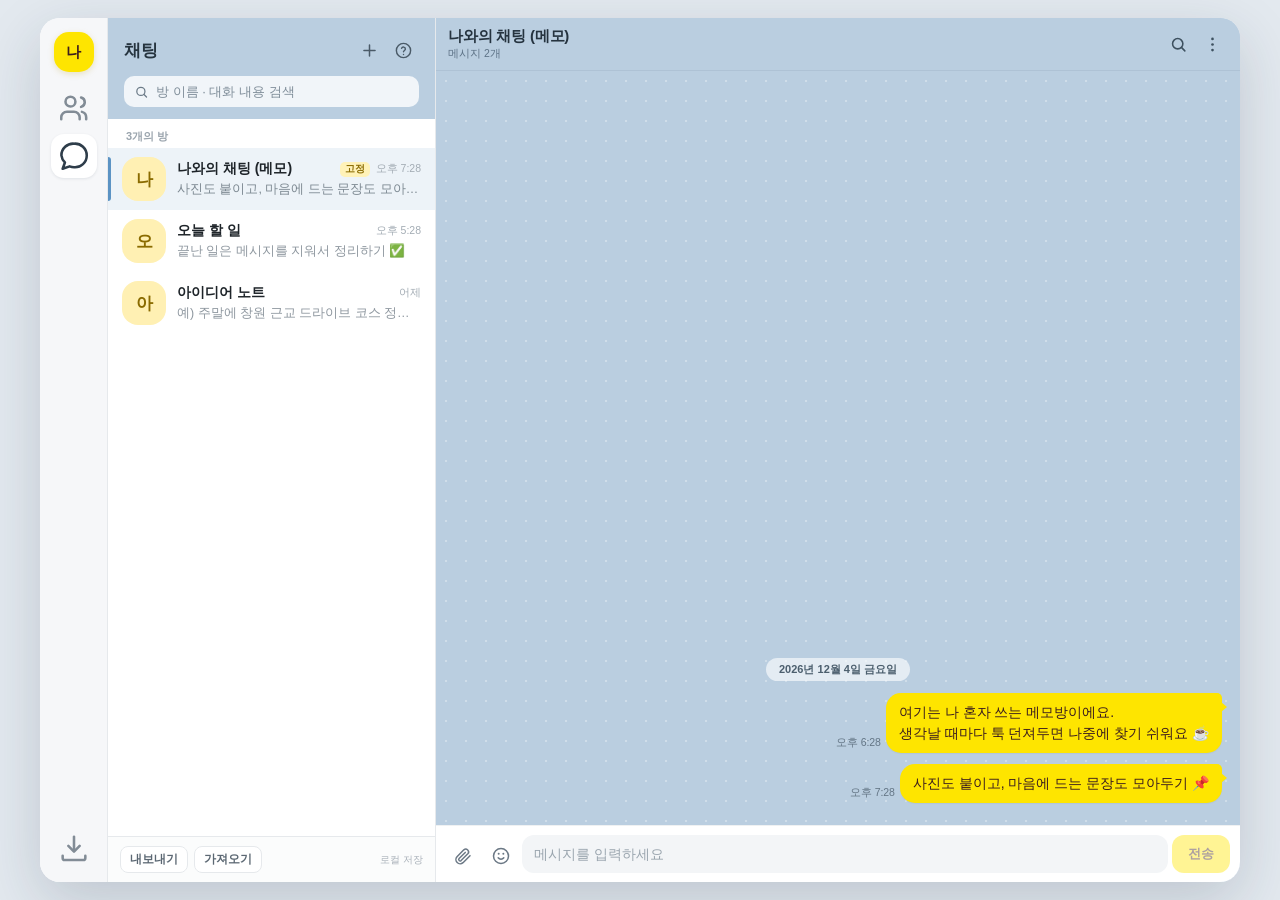
<file: mingtalk/index.html>
<!DOCTYPE html>
<html lang="ko">
<head>
<meta charset="utf-8">
<meta name="viewport" content="width=device-width, initial-scale=1, viewport-fit=cover">
<meta name="color-scheme" content="light">
<title>밍톡</title>
<meta name="apple-mobile-web-app-title" content="밍톡">
<meta name="apple-mobile-web-app-capable" content="yes">
<meta name="mobile-web-app-capable" content="yes">
<meta name="apple-mobile-web-app-status-bar-style" content="default">
<meta name="application-name" content="밍톡">
<meta name="description" content="밍톡 · 나 혼자 쓰는 메모 메신저">
<link rel="apple-touch-icon" sizes="180x180" href="apple-touch-icon.png">
<link rel="icon" type="image/png" href="apple-touch-icon.png">
<link rel="manifest" href="manifest.json">
<style>
  :root{
    --kakao:#FEE500;
    --sky:#BACEE0;
    --ink:#191919;
    --sub:#8A939B;
    --line:#E6E9EC;
    --danger:#E4574C;
    --bubble-ink:#3C1E1E;
  }
  *{box-sizing:border-box;-webkit-tap-highlight-color:transparent}
  html,body{height:100%}
  body{
    margin:0;
    font-family:-apple-system,BlinkMacSystemFont,'Apple SD Gothic Neo','Pretendard','Malgun Gothic','Segoe UI',Roboto,'Helvetica Neue',sans-serif;
    background:#E3E9EF;color:var(--ink);overflow:hidden;
    display:flex;align-items:center;justify-content:center;
  }
  [hidden]{display:none !important}
  button{font-family:inherit;color:inherit}
  input,textarea{font-family:inherit}
  .app{position:relative;display:flex;width:100%;max-width:1200px;height:100vh;height:100dvh;background:#fff;overflow:hidden}
  @media (min-width:1100px){
    .app{height:calc(100dvh - 36px);border-radius:20px;box-shadow:0 20px 60px rgba(25,45,65,.18)}
  }

  /* ---------- 좌측 레일 ---------- */
  .rail{
    flex:0 0 68px;width:68px;background:#F6F7F9;border-right:1px solid var(--line);
    display:flex;flex-direction:column;align-items:center;gap:4px;padding:14px 0 12px;z-index:3;
  }
  .rail-profile{
    width:40px;height:40px;border-radius:15px;border:0;background:var(--kakao);color:var(--bubble-ink);
    font-weight:800;font-size:15px;display:grid;place-items:center;cursor:pointer;margin-bottom:10px;
    box-shadow:0 2px 6px rgba(180,150,0,.22);
  }
  .rail-btn{
    width:46px;height:44px;border:0;background:transparent;border-radius:13px;color:#828C96;
    display:grid;place-items:center;cursor:pointer;transition:background .15s,color .15s;
  }
  .rail-btn:hover{background:#EBEEF1;color:#3B4A57}
  .rail-btn.active{background:#fff;color:#2E3D4A;box-shadow:0 1px 3px rgba(30,50,70,.10)}
  .rail-spacer{flex:1}

  /* ---------- 방 목록 ---------- */
  .list-panel{
    flex:0 0 328px;width:328px;display:flex;flex-direction:column;background:#fff;
    border-right:1px solid var(--line);min-width:0;z-index:2;
  }
  .list-head{padding:16px 16px 12px;background:var(--sky);flex:0 0 auto}
  .list-head-row{display:flex;align-items:center;justify-content:space-between;gap:8px;margin-bottom:10px}
  .list-head h1{margin:0;font-size:17px;font-weight:800;letter-spacing:-0.2px;color:#26343F}
  .head-actions{display:flex;gap:2px}
  .icon-btn{
    width:32px;height:32px;border:0;background:transparent;border-radius:9px;color:#4A5A67;
    display:grid;place-items:center;cursor:pointer;transition:background .15s,color .15s;
  }
  .icon-btn:hover{background:rgba(255,255,255,.55)}
  .icon-btn svg{width:19px;height:19px;display:block}
  .search-wrap{position:relative}
  .search-wrap svg{position:absolute;left:10px;top:50%;transform:translateY(-50%);width:15px;height:15px;color:#6C7B88;pointer-events:none}
  #roomSearch{
    width:100%;border:0;border-radius:10px;background:rgba(255,255,255,.80);
    padding:8px 10px 8px 32px;font-size:13px;color:#22313D;outline:none;
  }
  #roomSearch::placeholder{color:#7F8D99}
  #roomSearch:focus{background:#fff;box-shadow:0 0 0 2px rgba(255,255,255,.9)}
  .mobile-tabs{display:none;gap:6px;margin:0 0 10px}
  .mobile-tab{
    flex:1;border:0;background:rgba(255,255,255,.45);color:#3C4C59;font-size:12.5px;font-weight:700;
    padding:7px 0;border-radius:9px;cursor:pointer;
  }
  .mobile-tab.active{background:#fff;color:#22313D;box-shadow:0 1px 2px rgba(0,0,0,.08)}

  .list-body{flex:1;overflow-y:auto;overflow-x:hidden;overscroll-behavior:contain}
  .list-meta{padding:10px 18px 4px;font-size:11px;color:#9AA4AD;font-weight:700}
  .room{
    display:flex;align-items:center;gap:11px;padding:9px 14px;cursor:pointer;position:relative;
    border:0;background:transparent;width:100%;text-align:left;font-family:inherit;
  }
  .room:hover{background:#F6F8F9}
  .room.active{background:#EDF3F8}
  .room.active::before{content:'';position:absolute;left:0;top:9px;bottom:9px;width:3px;border-radius:0 3px 3px 0;background:#5B93C4}
  .avatar{
    flex:0 0 44px;width:44px;height:44px;border-radius:16px;display:grid;place-items:center;
    font-weight:800;font-size:17px;letter-spacing:-0.5px;
  }
  .room-main{flex:1;min-width:0}
  .room-top{display:flex;align-items:center;gap:6px}
  .room-name{
    font-size:14px;font-weight:700;color:#1E2429;overflow:hidden;text-overflow:ellipsis;
    white-space:nowrap;flex:1;min-width:0;
  }
  .pin-tag{font-size:9.5px;font-weight:800;color:#8A6B00;background:#FFF2B8;border-radius:5px;padding:1px 5px;flex:0 0 auto}
  .room-time{font-size:10.5px;color:#A3ACB4;flex:0 0 auto;margin-left:auto;white-space:nowrap}
  .room-preview{font-size:12.5px;color:#8E979F;margin-top:3px;overflow:hidden;text-overflow:ellipsis;white-space:nowrap}
  .room.active .room-preview{color:#7C8891}
  mark.hit{background:#FFD86B;color:inherit;border-radius:3px;padding:0 1px}
  mark.hit.active{background:#FF7A00;color:#fff}
  .list-empty{padding:44px 26px;text-align:center;color:#9AA4AD;font-size:13px;line-height:1.65;white-space:pre-line}
  .list-foot{
    padding:9px 12px;border-top:1px solid var(--line);display:flex;align-items:center;gap:6px;
    background:#FBFCFC;flex:0 0 auto;
  }
  .mini-btn{
    border:1px solid var(--line);background:#fff;color:#5C6873;font-size:11.5px;font-weight:700;
    padding:5px 9px;border-radius:8px;cursor:pointer;white-space:nowrap;
  }
  .mini-btn:hover{background:#F3F5F7}
  .foot-note{font-size:10px;color:#AAB2BA;margin-left:auto;text-align:right;line-height:1.35}

  /* ---------- 친구 탭 ---------- */
  .friends{padding:16px 16px 26px}
  .me-card{display:flex;align-items:center;gap:12px;padding:14px;border-radius:16px;background:#FAFBFC;border:1px solid var(--line)}
  .me-avatar{
    width:54px;height:54px;border-radius:19px;background:var(--kakao);color:var(--bubble-ink);
    font-weight:800;font-size:20px;display:grid;place-items:center;flex:0 0 auto;
  }
  .me-info{min-width:0}
  .me-info strong{display:block;font-size:15px;font-weight:800;color:#1F262C}
  .me-info span{font-size:12px;color:#93A0AB}
  .sec-title{font-size:11.5px;font-weight:800;color:#9AA4AD;margin:20px 2px 8px;letter-spacing:.02em}
  .quick-row{display:flex;gap:6px}
  #quickMemo{
    flex:1;min-width:0;border:1px solid var(--line);border-radius:10px;padding:9px 11px;
    font-size:13px;outline:none;background:#fff;color:#1B2228;
  }
  #quickMemo:focus{border-color:#BCD0E1;box-shadow:0 0 0 3px rgba(186,206,224,.30)}
  #quickSave{
    border:0;background:var(--kakao);color:var(--bubble-ink);font-weight:800;font-size:12.5px;
    padding:0 14px;border-radius:10px;cursor:pointer;flex:0 0 auto;
  }
  #quickSave:hover{filter:brightness(.97)}
  .shortcut{
    display:flex;align-items:center;gap:9px;width:100%;border:0;background:transparent;
    padding:9px 8px;border-radius:10px;cursor:pointer;text-align:left;font-family:inherit;
  }
  .shortcut:hover{background:#F5F7F9}
  .sc-dot{width:10px;height:10px;border-radius:4px;flex:0 0 10px}
  .sc-name{flex:1;min-width:0;font-size:13.5px;font-weight:600;color:#2A343C;overflow:hidden;text-overflow:ellipsis;white-space:nowrap}
  .sc-count{font-size:11px;color:#A6AFB7;flex:0 0 auto}
  .data-btns{display:flex;gap:8px;flex-wrap:wrap}
  .hint{font-size:11.5px;line-height:1.65;color:#98A2AB;margin:10px 2px 0}

  /* ---------- 채팅창 ---------- */
  .chat-panel{position:relative;flex:1;min-width:0;display:flex;flex-direction:column;background:var(--sky)}
  .chat-head{
    display:flex;align-items:center;gap:6px;padding:9px 12px;background:var(--sky);
    border-bottom:1px solid rgba(40,60,80,.08);z-index:5;flex:0 0 auto;
  }
  .back-btn{display:none}
  .chat-title{flex:1;min-width:0;padding-right:4px}
  .chat-title h2{
    margin:0;font-size:15px;font-weight:800;color:#25333F;letter-spacing:-0.2px;
    overflow:hidden;text-overflow:ellipsis;white-space:nowrap;
  }
  .chat-title span{display:block;font-size:10.5px;color:#5D7286;margin-top:1px}
  .chat-actions{display:flex;gap:2px;flex:0 0 auto}
  .chat-actions .icon-btn{color:#3E5160}

  .chat-search{
    display:flex;align-items:center;gap:6px;padding:8px 12px;background:rgba(255,255,255,.65);
    border-bottom:1px solid rgba(40,60,80,.08);z-index:4;flex:0 0 auto;
  }
  #chatSearchInput{flex:1;min-width:0;border:0;border-radius:9px;padding:7px 10px;font-size:13px;background:#fff;outline:none}
  #chatSearchCount{font-size:11px;color:#3F5364;min-width:54px;text-align:center;font-weight:700}
  .snav{border:0;background:rgba(255,255,255,.8);color:#3E5060;border-radius:8px;width:26px;height:26px;cursor:pointer;font-size:11px;flex:0 0 auto}
  .snav:hover{background:#fff}

  .messages{
    flex:1;overflow-y:auto;overflow-x:hidden;padding:12px 18px 20px;
    display:flex;flex-direction:column;overscroll-behavior:contain;
    background-color:var(--sky);
    background-image:radial-gradient(rgba(255,255,255,.30) 1px,transparent 1.2px);
    background-size:20px 20px;
  }
  .msg-spacer{flex:0 0 auto;margin-top:auto;height:0}
  .date-row{display:flex;justify-content:center;margin:14px 0 10px}
  .date-pill{
    background:rgba(255,255,255,.62);color:#4C5F6E;font-size:11px;font-weight:700;
    padding:4px 13px;border-radius:20px;
  }
  .msg-row{display:flex;justify-content:flex-end;align-items:flex-end;gap:5px;margin:2px 0;position:relative}
  .msg-row.gap{margin-top:9px}
  .msg-more{
    opacity:0;border:0;background:rgba(255,255,255,.60);color:#5A6C7B;border-radius:7px;
    width:22px;height:22px;font-size:13px;line-height:1;cursor:pointer;transition:opacity .12s;
    margin-bottom:3px;flex:0 0 auto;padding:0;
  }
  .msg-row:hover .msg-more{opacity:1}
  .msg-time{color:rgba(46,63,77,.62);font-size:10.5px;margin-bottom:3px;flex:0 0 auto;letter-spacing:-0.1px}
  .bubble{
    position:relative;max-width:min(68%,520px);background:var(--kakao);color:var(--bubble-ink);
    font-size:14px;line-height:1.5;padding:9px 13px;border-radius:15px;border-top-right-radius:5px;
    white-space:pre-wrap;word-break:break-word;overflow-wrap:anywhere;
    box-shadow:0 1px 1px rgba(40,60,80,.06);
  }
  .bubble::after{
    content:'';position:absolute;right:-5px;top:9px;width:0;height:0;
    border-left:6px solid var(--kakao);border-top:5px solid transparent;border-bottom:5px solid transparent;
  }
  .bubble-image{padding:3px;background:#fff;border-radius:15px;border-top-right-radius:15px}
  .bubble-image::after{display:none}
  .bubble-image img{display:block;max-width:260px;max-height:320px;width:auto;height:auto;border-radius:12px;cursor:zoom-in}
  .chat-hint{
    margin:auto;color:#4F6373;font-size:12.5px;font-weight:600;background:rgba(255,255,255,.58);
    padding:9px 16px;border-radius:18px;text-align:center;
  }

  .empty-chat{flex:1;display:grid;place-items:center;padding:24px}
  .empty-card{
    background:rgba(255,255,255,.88);border-radius:20px;padding:28px 28px 24px;text-align:center;
    box-shadow:0 12px 34px rgba(40,60,80,.14);max-width:330px;
  }
  .empty-emoji{font-size:34px;line-height:1;margin-bottom:8px}
  .empty-card h2{margin:0 0 6px;font-size:17px;font-weight:800;color:#24313C}
  .empty-card p{margin:0 0 16px;font-size:12.5px;line-height:1.7;color:#66757F}

  .composer{
    flex:0 0 auto;display:flex;align-items:flex-end;gap:4px;padding:9px 10px;background:#fff;
    border-top:1px solid rgba(40,60,80,.07);z-index:6;
  }
  .composer .icon-btn{color:#6B7885;width:34px;height:34px}
  .composer .icon-btn svg{width:20px;height:20px}
  #input{
    flex:1;min-width:0;border:0;background:#F3F5F7;border-radius:12px;padding:9px 12px;font-size:14px;
    line-height:1.45;resize:none;outline:none;max-height:120px;min-height:38px;color:#1B2228;
  }
  #input:focus{background:#EEF1F4}
  #input::placeholder{color:#9AA5AE}
  #btnSend{
    border:0;background:var(--kakao);color:var(--bubble-ink);font-weight:800;font-size:13px;
    padding:0 16px;height:38px;border-radius:12px;cursor:pointer;flex:0 0 auto;
  }
  #btnSend:hover:not(:disabled){filter:brightness(.97)}
  #btnSend:disabled{opacity:.42;cursor:default}

  .emoji-panel{
    position:absolute;bottom:62px;left:10px;width:302px;max-width:calc(100% - 20px);background:#fff;
    border-radius:14px;box-shadow:0 14px 40px rgba(20,40,60,.24);padding:10px;
    display:grid;grid-template-columns:repeat(8,1fr);gap:2px;z-index:30;
  }
  .emoji-panel button{border:0;background:transparent;font-size:19px;line-height:1;padding:6px 0;border-radius:8px;cursor:pointer}
  .emoji-panel button:hover{background:#F1F4F6}

  /* ---------- 공통 오버레이 ---------- */
  .ctx-menu{
    position:fixed;z-index:60;min-width:152px;background:#fff;border-radius:12px;
    box-shadow:0 12px 34px rgba(20,40,60,.24);padding:5px;display:flex;flex-direction:column;
  }
  .ctx-item{
    border:0;background:transparent;text-align:left;font-size:13px;color:#2A343C;
    padding:9px 11px;border-radius:8px;cursor:pointer;white-space:nowrap;font-family:inherit;
  }
  .ctx-item:hover{background:#F3F5F7}
  .ctx-item.danger{color:var(--danger)}
  .ctx-item.danger:hover{background:#FDEEEC}
  .ctx-sep{height:1px;background:var(--line);margin:4px 6px}

  .modal-backdrop{position:fixed;inset:0;background:rgba(20,32,44,.42);display:grid;place-items:center;z-index:80;padding:20px}
  .modal{
    width:100%;max-width:334px;background:#fff;border-radius:18px;padding:20px;
    box-shadow:0 24px 60px rgba(10,25,40,.30);
  }
  .modal h3{margin:0 0 6px;font-size:15px;font-weight:800;color:#1D242B}
  .modal-desc{margin:0 0 12px;font-size:12.5px;line-height:1.7;color:#66757F;white-space:pre-line}
  .modal-input{
    width:100%;border:1px solid var(--line);border-radius:10px;padding:10px 12px;font-size:14px;
    outline:none;margin:2px 0 4px;color:#1B2228;
  }
  .modal-input:focus{border-color:#B9CEDF;box-shadow:0 0 0 3px rgba(186,206,224,.35)}
  .modal-actions{display:flex;gap:8px;justify-content:flex-end;margin-top:16px}
  .btn{border:0;border-radius:10px;padding:9px 15px;font-size:13px;font-weight:700;cursor:pointer;font-family:inherit}
  .btn.ghost{background:#F2F4F6;color:#5B6874}
  .btn.ghost:hover{background:#E9ECEF}
  .btn.primary{background:var(--kakao);color:var(--bubble-ink)}
  .btn.primary:hover{filter:brightness(.97)}
  .btn.danger{background:var(--danger);color:#fff}
  .btn.danger:hover{filter:brightness(.95)}

  .lightbox{position:fixed;inset:0;background:rgba(10,18,26,.86);display:grid;place-items:center;z-index:90;padding:24px;cursor:zoom-out}
  .lightbox img{max-width:100%;max-height:100%;border-radius:10px;box-shadow:0 20px 60px rgba(0,0,0,.55);object-fit:contain}
  .lb-close{
    position:absolute;top:14px;right:16px;border:0;background:rgba(255,255,255,.16);color:#fff;
    width:36px;height:36px;border-radius:50%;font-size:15px;cursor:pointer;
  }

  #toast{
    position:fixed;left:50%;bottom:78px;transform:translate(-50%,14px);background:#2C343B;color:#fff;
    font-size:12.5px;font-weight:600;padding:10px 16px;border-radius:22px;
    box-shadow:0 10px 26px rgba(0,0,0,.25);opacity:0;pointer-events:none;
    transition:opacity .2s,transform .2s;z-index:100;display:flex;align-items:center;gap:10px;
    max-width:calc(100% - 32px);
  }
  #toast.show{opacity:1;transform:translate(-50%,0);pointer-events:auto}
  .toast-action{border:0;background:transparent;color:var(--kakao);font-size:12.5px;font-weight:800;cursor:pointer;padding:0}

  input[type=search]::-webkit-search-cancel-button,
  input[type=search]::-webkit-search-decoration,
  input[type=search]::-webkit-search-results-button{-webkit-appearance:none;appearance:none;display:none}

  .list-body::-webkit-scrollbar,.messages::-webkit-scrollbar{width:8px}
  .list-body::-webkit-scrollbar-thumb,.messages::-webkit-scrollbar-thumb{background:rgba(60,80,100,.18);border-radius:4px}
  .list-body::-webkit-scrollbar-thumb:hover,.messages::-webkit-scrollbar-thumb:hover{background:rgba(60,80,100,.30)}

  /* ---------- 모바일 ---------- */
  @media (max-width:768px){
    .app{height:100vh;height:100dvh;border-radius:0}
    .rail{display:none}
    .mobile-tabs{display:flex}
    .list-panel{flex:1 1 auto;width:100%;border-right:0}
    .chat-panel{
      position:fixed;left:0;right:0;top:0;bottom:0;width:100%;max-width:none;
      transform:translateX(100%);transition:transform .22s ease;z-index:40;
    }
    .app.chat-open .chat-panel{transform:translateX(0)}
    .back-btn{display:grid}
    .bubble{max-width:78%}
    .bubble-image img{max-width:min(64vw,240px)}
    .msg-more{display:none}
    .bubble,.msg-time{-webkit-touch-callout:none;user-select:none;-webkit-user-select:none}
    .list-head{padding-top:calc(14px + env(safe-area-inset-top))}
    .chat-head{padding-top:calc(10px + env(safe-area-inset-top))}
    .composer{padding-bottom:calc(9px + env(safe-area-inset-bottom))}
    .emoji-panel{bottom:calc(60px + env(safe-area-inset-bottom))}
    #toast{bottom:calc(74px + env(safe-area-inset-bottom))}
  }
</style>
</head>
<body>
<div class="app" id="app">

  <nav class="rail" aria-label="주요 메뉴">
    <button class="rail-profile" id="railProfile" title="내 프로필" aria-label="내 프로필">나</button>
    <button class="rail-btn" data-view="friends" title="친구" aria-label="친구">
      <svg viewBox="0 0 24 24" fill="none" stroke="currentColor" stroke-width="1.8" stroke-linecap="round" stroke-linejoin="round">
        <circle cx="9.5" cy="7.5" r="3.5"/><path d="M3 20v-1.4a4 4 0 0 1 4-4h5a4 4 0 0 1 4 4V20"/>
        <path d="M17 4.6a3.4 3.4 0 0 1 0 6.6"/><path d="M20.6 20v-1.4a4 4 0 0 0-3-3.86"/>
      </svg>
    </button>
    <button class="rail-btn active" data-view="rooms" title="채팅" aria-label="채팅">
      <svg viewBox="0 0 24 24" fill="none" stroke="currentColor" stroke-width="1.8" stroke-linecap="round" stroke-linejoin="round">
        <path d="M21 11.6a8.3 8.3 0 0 1-8.9 8.3 9.3 9.3 0 0 1-3.2-.6L4 21l1.6-4.4A8.2 8.2 0 0 1 3.1 11.6 8.3 8.3 0 0 1 12 3.3a8.3 8.3 0 0 1 9 8.3z"/>
      </svg>
    </button>
    <div class="rail-spacer"></div>
    <button class="rail-btn" id="railExport" title="JSON 백업 내보내기" aria-label="백업 내보내기">
      <svg viewBox="0 0 24 24" fill="none" stroke="currentColor" stroke-width="1.8" stroke-linecap="round" stroke-linejoin="round">
        <path d="M12 4v10"/><path d="m8 10.5 4 4 4-4"/><path d="M4 17.5V19a1.5 1.5 0 0 0 1.5 1.5h13A1.5 1.5 0 0 0 20 19v-1.5"/>
      </svg>
    </button>
  </nav>

  <section class="list-panel" aria-label="방 목록">
    <header class="list-head">
      <div class="list-head-row">
        <h1 id="listTitle">채팅</h1>
        <div class="head-actions">
          <button class="icon-btn" id="btnNewRoom" title="새 방 만들기" aria-label="새 방 만들기">
            <svg viewBox="0 0 24 24" fill="none" stroke="currentColor" stroke-width="1.9" stroke-linecap="round">
              <path d="M12 5v14"/><path d="M5 12h14"/>
            </svg>
          </button>
          <button class="icon-btn" id="btnHelp" title="사용법" aria-label="사용법">
            <svg viewBox="0 0 24 24" fill="none" stroke="currentColor" stroke-width="1.8" stroke-linecap="round" stroke-linejoin="round">
              <circle cx="12" cy="12" r="9"/><path d="M9.6 9.2a2.5 2.5 0 0 1 4.8.9c0 1.7-2.4 2-2.4 3.6"/><path d="M12 17h.01"/>
            </svg>
          </button>
        </div>
      </div>
      <div class="mobile-tabs">
        <button class="mobile-tab active" data-view="rooms">채팅</button>
        <button class="mobile-tab" data-view="friends">친구</button>
      </div>
      <div class="search-wrap">
        <svg viewBox="0 0 24 24" fill="none" stroke="currentColor" stroke-width="2" stroke-linecap="round">
          <circle cx="11" cy="11" r="6.5"/><path d="m16 16 4 4"/>
        </svg>
        <input id="roomSearch" type="search" placeholder="방 이름 · 대화 내용 검색" autocomplete="off">
      </div>
    </header>

    <div class="list-body">
      <div id="roomsView">
        <div class="list-meta" id="listCount"></div>
        <div id="roomList"></div>
      </div>

      <div id="friendsView" class="friends" hidden>
        <div class="me-card">
          <div class="me-avatar">나</div>
          <div class="me-info">
            <strong>나</strong>
            <span>혼자 쓰는 메신저 · 밍톡</span>
          </div>
        </div>

        <div class="sec-title">빠른 메모</div>
        <div class="quick-row">
          <input id="quickMemo" type="text" placeholder="한 줄 메모를 남겨 보세요" autocomplete="off">
          <button id="quickSave">저장</button>
        </div>
        <p class="hint">저장하면 「나와의 채팅 (메모)」 방에 바로 쌓여요.</p>

        <div class="sec-title">바로가기</div>
        <div id="shortcutList"></div>

        <div class="sec-title">데이터</div>
        <div class="data-btns">
          <button class="mini-btn" id="btnExport2">JSON 내보내기</button>
          <button class="mini-btn" id="btnImport2">JSON 가져오기</button>
        </div>
        <p class="hint">모든 대화와 사진은 이 브라우저(localStorage)에만 저장돼요. 브라우저 기록을 지우면 함께 사라지니 가끔 내보내 두세요.</p>
      </div>
    </div>

    <footer class="list-foot">
      <button class="mini-btn" id="btnExport">내보내기</button>
      <button class="mini-btn" id="btnImport">가져오기</button>
      <span class="foot-note">로컬 저장</span>
    </footer>
  </section>

  <section class="chat-panel" aria-label="채팅방">
    <header class="chat-head">
      <button class="icon-btn back-btn" id="btnBack" title="목록으로" aria-label="목록으로">
        <svg viewBox="0 0 24 24" fill="none" stroke="currentColor" stroke-width="2" stroke-linecap="round" stroke-linejoin="round">
          <path d="m14.5 5.5-6.5 6.5 6.5 6.5"/>
        </svg>
      </button>
      <div class="chat-title">
        <h2 id="chatTitle">밍톡</h2>
        <span id="chatSub">방을 골라 주세요</span>
      </div>
      <div class="chat-actions">
        <button class="icon-btn" id="btnChatSearch" title="대화 내용 검색" aria-label="대화 내용 검색">
          <svg viewBox="0 0 24 24" fill="none" stroke="currentColor" stroke-width="2" stroke-linecap="round">
            <circle cx="11" cy="11" r="6.5"/><path d="m16 16 4 4"/>
          </svg>
        </button>
        <button class="icon-btn" id="btnChatMenu" title="방 메뉴" aria-label="방 메뉴">
          <svg viewBox="0 0 24 24" fill="currentColor">
            <circle cx="12" cy="5" r="1.7"/><circle cx="12" cy="12" r="1.7"/><circle cx="12" cy="19" r="1.7"/>
          </svg>
        </button>
      </div>
    </header>

    <div class="chat-search" id="chatSearchBar" hidden>
      <input id="chatSearchInput" type="search" placeholder="대화 내용 검색" autocomplete="off">
      <span id="chatSearchCount"></span>
      <button class="snav" id="searchPrev" title="이전 결과">▲</button>
      <button class="snav" id="searchNext" title="다음 결과">▼</button>
      <button class="snav" id="searchClose" title="검색 닫기">✕</button>
    </div>

    <div class="messages" id="messages"></div>

    <div class="empty-chat" id="emptyChat" hidden>
      <div class="empty-card">
        <div class="empty-emoji">💬</div>
        <h2>밍톡</h2>
        <p>왼쪽 목록에서 방을 고르거나<br>새 방을 만들어 시작해 보세요.</p>
        <button class="btn primary" id="btnEmptyNew">＋ 새 방 만들기</button>
      </div>
    </div>

    <div class="composer" id="composer">
      <button class="icon-btn" id="btnAttach" title="사진 첨부" aria-label="사진 첨부">
        <svg viewBox="0 0 24 24" fill="none" stroke="currentColor" stroke-width="1.8" stroke-linecap="round" stroke-linejoin="round">
          <path d="M20.4 11.6 12 20a5.1 5.1 0 0 1-7.2-7.2l8.2-8.2a3.4 3.4 0 0 1 4.8 4.8l-8.1 8.1a1.7 1.7 0 0 1-2.4-2.4l7.4-7.4"/>
        </svg>
      </button>
      <button class="icon-btn" id="btnEmoji" title="이모지" aria-label="이모지">
        <svg viewBox="0 0 24 24" fill="none" stroke="currentColor" stroke-width="1.8" stroke-linecap="round">
          <circle cx="12" cy="12" r="9"/>
          <path d="M8.6 14.2a4.4 4.4 0 0 0 6.8 0"/>
          <path d="M9.2 9.4h.01M14.8 9.4h.01" stroke-width="2.4"/>
        </svg>
      </button>
      <textarea id="input" rows="1" placeholder="메시지를 입력하세요" autocomplete="off"></textarea>
      <button id="btnSend" disabled>전송</button>
    </div>

    <div class="emoji-panel" id="emojiPanel" hidden></div>
  </section>
</div>

<div class="lightbox" id="lightbox" hidden>
  <button class="lb-close" aria-label="닫기">✕</button>
  <img id="lightboxImg" alt="첨부한 사진">
</div>

<div id="toast" role="status" aria-live="polite"></div>

<input type="file" id="fileInput" accept="image/*" multiple hidden>
<input type="file" id="importInput" accept="application/json,.json" hidden>

<noscript>
  <p style="padding:24px;font-family:sans-serif">이 앱은 자바스크립트가 필요합니다.</p>
</noscript>

<script>
(function () {
  'use strict';

  var STORAGE_KEY = 'kokoTalk.data.v1';
  var MAX_NAME = 40;
  var WEEKDAYS = ['일', '월', '화', '수', '목', '금', '토'];
  var EMOJIS = ['😀','😄','😊','😍','🥰','😎','🤔','😅','😂','😭','😴','🥳','😇','🙃','😉','🤗','👍','👏','🙏','💪','🔥','✨','⭐️','💛','❤️','🎉','☕️','🍜','🍺','🌙','☀️','🌱','🐣','📌','✅','💡','📝','🎧','🚀','🌊'];
  var COLORS = [
    ['#FFF0B3', '#8A6B00'], ['#D8E8F7', '#3F6B94'], ['#DDF0E4', '#3C7557'], ['#FCE1E6', '#9A4C5C'],
    ['#E8E2F8', '#5F52A0'], ['#FDE6D2', '#94603A'], ['#D9F0F2', '#356C74'], ['#F1E6D8', '#7A6248']
  ];

  function $(id) { return document.getElementById(id); }

  function uid(prefix) {
    return prefix + Date.now().toString(36) + Math.random().toString(36).slice(2, 7);
  }
  function pad2(n) { return n < 10 ? '0' + n : '' + n; }
  function dateKey(ts) {
    var d = new Date(ts);
    return d.getFullYear() + '-' + pad2(d.getMonth() + 1) + '-' + pad2(d.getDate());
  }
  function dateLabel(ts) {
    var d = new Date(ts);
    return d.getFullYear() + '년 ' + (d.getMonth() + 1) + '월 ' + d.getDate() + '일 ' + WEEKDAYS[d.getDay()] + '요일';
  }
  function formatTime(ts) {
    var d = new Date(ts);
    var h = d.getHours();
    var ampm = h < 12 ? '오전' : '오후';
    var hh = h % 12;
    if (hh === 0) hh = 12;
    return ampm + ' ' + hh + ':' + pad2(d.getMinutes());
  }
  function startOfDay(ts) {
    var d = new Date(ts);
    d.setHours(0, 0, 0, 0);
    return d.getTime();
  }
  function formatRoomTime(ts) {
    if (!ts) return '';
    var now = Date.now();
    var today = startOfDay(now);
    var day = startOfDay(ts);
    if (day === today) return formatTime(ts);
    if (day === today - 86400000) return '어제';
    var diff = (today - day) / 86400000;
    if (diff > 0 && diff < 7) return WEEKDAYS[new Date(ts).getDay()] + '요일';
    var d = new Date(ts);
    return (d.getMonth() + 1) + '월 ' + d.getDate() + '일';
  }
  function clip(s, max) {
    var t = String(s || '').replace(/\s+/g, ' ').trim();
    if (t.length > (max || 46)) t = t.slice(0, max || 46) + '…';
    return t;
  }
  function avatarColors(name) {
    if (name.indexOf('나와의') === 0) return COLORS[0];
    var h = 0;
    for (var i = 0; i < name.length; i++) h = (h * 31 + name.charCodeAt(i)) >>> 0;
    return COLORS[h % COLORS.length];
  }
  function stamp() {
    var d = new Date();
    return d.getFullYear() + pad2(d.getMonth() + 1) + pad2(d.getDate()) + '-' + pad2(d.getHours()) + pad2(d.getMinutes());
  }

  /* ---------------------------------------------------------------
     데이터
  --------------------------------------------------------------- */
  function seedData() {
    var now = Date.now();
    var H = 3600000;
    return {
      version: 1,
      me: { name: '나' },
      activeRoomId: 'room_memo',
      rooms: [
        {
          id: 'room_memo',
          name: '나와의 채팅 (메모)',
          pinned: true,
          createdAt: now - 6 * 24 * H,
          messages: [
            { id: uid('m'), type: 'text', text: '여기는 나 혼자 쓰는 메모방이에요.\n생각날 때마다 툭 던져두면 나중에 찾기 쉬워요 ☕️', src: '', ts: now - 3 * H },
            { id: uid('m'), type: 'text', text: '사진도 붙이고, 마음에 드는 문장도 모아두기 📌', src: '', ts: now - 2 * H }
          ]
        },
        {
          id: 'room_idea',
          name: '아이디어 노트',
          pinned: false,
          createdAt: now - 4 * 24 * H,
          messages: [
            { id: uid('m'), type: 'text', text: '떠오른 아이디어는 일단 여기에 다 적어두기.\n좋은 건 나중에 다듬으면 되니까 ✏️', src: '', ts: now - 27 * H },
            { id: uid('m'), type: 'text', text: '예) 주말에 창원 근교 드라이브 코스 정리해 보기 🚗', src: '', ts: now - 26 * H }
          ]
        },
        {
          id: 'room_todo',
          name: '오늘 할 일',
          pinned: false,
          createdAt: now - 2 * 24 * H,
          messages: [
            { id: uid('m'), type: 'text', text: '✔ 오늘 할 일\n1. 장보기\n2. 밀린 메일 확인\n3. 저녁 산책 20분', src: '', ts: now - 5 * H },
            { id: uid('m'), type: 'text', text: '끝난 일은 메시지를 지워서 정리하기 ✅', src: '', ts: now - 4 * H }
          ]
        }
      ]
    };
  }

  function normalize(data) {
    var out = { version: 1, me: { name: '나' }, activeRoomId: null, rooms: [] };
    if (!data || typeof data !== 'object') return seedData();
    if (data.me && typeof data.me.name === 'string' && data.me.name.trim()) {
      out.me.name = data.me.name.trim().slice(0, MAX_NAME);
    }
    if (Array.isArray(data.rooms)) {
      data.rooms.forEach(function (r) {
        if (!r || typeof r !== 'object') return;
        var name = typeof r.name === 'string' ? r.name.trim() : '';
        if (!name) return;
        var msgs = [];
        if (Array.isArray(r.messages)) {
          r.messages.forEach(function (m) {
            if (!m || typeof m !== 'object') return;
            var ts = Number(m.ts);
            if (!isFinite(ts)) ts = Date.now();
            var isImage = m.type === 'image' && typeof m.src === 'string' && m.src.indexOf('data:') === 0;
            var text = typeof m.text === 'string' ? m.text : '';
            if (isImage) {
              msgs.push({ id: typeof m.id === 'string' ? m.id : uid('m'), type: 'image', text: '', src: m.src, ts: ts });
            } else if (text.trim()) {
              msgs.push({ id: typeof m.id === 'string' ? m.id : uid('m'), type: 'text', text: text, src: '', ts: ts });
            }
          });
        }
        msgs.sort(function (a, b) { return a.ts - b.ts; });
        out.rooms.push({
          id: typeof r.id === 'string' && r.id ? r.id : uid('r'),
          name: name.slice(0, MAX_NAME),
          pinned: !!r.pinned,
          createdAt: Number(r.createdAt) || (msgs.length ? msgs[0].ts : Date.now()),
          messages: msgs
        });
      });
    }
    if (typeof data.activeRoomId === 'string') out.activeRoomId = data.activeRoomId;
    if (!out.rooms.some(function (r) { return r.id === out.activeRoomId; })) {
      out.activeRoomId = out.rooms.length ? out.rooms[0].id : null;
    }
    return out;
  }

  function loadState() {
    try {
      var raw = localStorage.getItem(STORAGE_KEY);
      if (!raw) return normalize(seedData());
      return normalize(JSON.parse(raw));
    } catch (err) {
      return normalize(seedData());
    }
  }

  var state = loadState();
  var canPersist = probeStorage();
  var view = 'rooms';
  var query = '';
  var chatQuery = '';
  var hits = [];
  var hitIndex = -1;
  var saveTimer = null;
  var toastTimer = null;
  var menuEl = null;

  function probeStorage() {
    try {
      var k = '__koko_probe__';
      localStorage.setItem(k, '1');
      localStorage.removeItem(k);
      return true;
    } catch (err) {
      return false;
    }
  }

  function save() {
    if (saveTimer) clearTimeout(saveTimer);
    saveTimer = setTimeout(writeStore, 120);
  }
  function writeStore() {
    try {
      localStorage.setItem(STORAGE_KEY, JSON.stringify(state));
    } catch (err) {
      toast(canPersist
        ? '저장 공간이 부족해요. 백업 후 사진을 정리해 주세요.'
        : '이 브라우저에서는 자동 저장이 막혀 있어요.');
    }
  }

  function findRoom(id) {
    if (!id) return null;
    for (var i = 0; i < state.rooms.length; i++) {
      if (state.rooms[i].id === id) return state.rooms[i];
    }
    return null;
  }
  function currentRoom() { return findRoom(state.activeRoomId); }
  function findMessage(room, id) {
    for (var i = 0; i < room.messages.length; i++) {
      if (room.messages[i].id === id) return room.messages[i];
    }
    return null;
  }
  function roomLastTs(r) {
    return r.messages.length ? r.messages[r.messages.length - 1].ts : r.createdAt;
  }
  function sortedRooms() {
    return state.rooms.slice().sort(function (a, b) {
      if (!!a.pinned !== !!b.pinned) return a.pinned ? -1 : 1;
      return roomLastTs(b) - roomLastTs(a);
    });
  }
  function memoRoom() {
    var byName = state.rooms.filter(function (r) { return r.name.indexOf('나와의') !== -1; })[0];
    if (byName) return byName;
    var pinned = state.rooms.filter(function (r) { return r.pinned; })[0];
    if (pinned) return pinned;
    return state.rooms[0] || null;
  }

  /* ---------------------------------------------------------------
     공통 UI: 토스트 / 메뉴 / 다이얼로그
  --------------------------------------------------------------- */
  function toast(message, actionLabel, onAction) {
    var root = $('toast');
    root.innerHTML = '';
    var span = document.createElement('span');
    span.textContent = message;
    root.appendChild(span);
    if (actionLabel) {
      var btn = document.createElement('button');
      btn.type = 'button';
      btn.className = 'toast-action';
      btn.textContent = actionLabel;
      btn.addEventListener('click', function () {
        root.classList.remove('show');
        if (onAction) onAction();
      });
      root.appendChild(btn);
    }
    root.classList.add('show');
    if (toastTimer) clearTimeout(toastTimer);
    toastTimer = setTimeout(function () {
      root.classList.remove('show');
    }, actionLabel ? 6000 : 2400);
  }

  function closeMenu() {
    if (menuEl) {
      menuEl.remove();
      menuEl = null;
    }
  }

  function showMenu(x, y, items) {
    closeMenu();
    var menu = document.createElement('div');
    menu.className = 'ctx-menu';
    items.forEach(function (item) {
      if (item.separator) {
        var sep = document.createElement('div');
        sep.className = 'ctx-sep';
        menu.appendChild(sep);
        return;
      }
      var b = document.createElement('button');
      b.type = 'button';
      b.className = 'ctx-item' + (item.danger ? ' danger' : '');
      b.textContent = item.label;
      b.addEventListener('click', function () {
        closeMenu();
        item.onClick();
      });
      menu.appendChild(b);
    });
    document.body.appendChild(menu);
    var rect = menu.getBoundingClientRect();
    var left = Math.min(x, window.innerWidth - rect.width - 8);
    var limit = window.innerHeight - 8;
    var composer = $('composer');
    if (composer && !composer.hidden) {
      var cr = composer.getBoundingClientRect();
      if (cr.height > 0 && cr.top > 40) limit = Math.min(limit, cr.top - 6);
    }
    var top = y;
    if (top + rect.height > limit) top = y - rect.height;
    if (top + rect.height > limit) top = limit - rect.height;
    menu.style.left = Math.max(8, left) + 'px';
    menu.style.top = Math.max(8, top) + 'px';
    menuEl = menu;
  }

  function openDialog(opts) {
    return new Promise(function (resolve) {
      var backdrop = document.createElement('div');
      backdrop.className = 'modal-backdrop';
      var box = document.createElement('div');
      box.className = 'modal';

      var title = document.createElement('h3');
      title.textContent = opts.title || '';
      box.appendChild(title);

      if (opts.desc) {
        var desc = document.createElement('p');
        desc.className = 'modal-desc';
        desc.textContent = opts.desc;
        box.appendChild(desc);
      }

      var inputEl = null;
      if (opts.input) {
        inputEl = document.createElement('input');
        inputEl.className = 'modal-input';
        inputEl.type = 'text';
        inputEl.maxLength = MAX_NAME;
        inputEl.value = opts.value || '';
        inputEl.placeholder = opts.placeholder || '';
        box.appendChild(inputEl);
      }

      var actions = document.createElement('div');
      actions.className = 'modal-actions';
      var cancel = document.createElement('button');
      cancel.type = 'button';
      cancel.className = 'btn ghost';
      cancel.textContent = '취소';
      var ok = document.createElement('button');
      ok.type = 'button';
      ok.className = 'btn ' + (opts.danger ? 'danger' : 'primary');
      ok.textContent = opts.confirmLabel || '확인';
      actions.appendChild(cancel);
      actions.appendChild(ok);
      box.appendChild(actions);
      backdrop.appendChild(box);
      document.body.appendChild(backdrop);

      function close(result) {
        document.removeEventListener('keydown', onKey, true);
        backdrop.remove();
        resolve(result);
      }
      function onKey(e) {
        if (e.key === 'Escape') {
          e.stopPropagation();
          close(null);
        } else if (e.key === 'Enter' && opts.input) {
          e.preventDefault();
          close(inputEl.value.trim());
        }
      }
      cancel.addEventListener('click', function () { close(null); });
      ok.addEventListener('click', function () {
        close(opts.input ? inputEl.value.trim() : true);
      });
      backdrop.addEventListener('mousedown', function (e) {
        if (e.target === backdrop) close(null);
      });
      document.addEventListener('keydown', onKey, true);
      if (inputEl) {
        inputEl.focus();
        inputEl.select();
      } else {
        ok.focus();
      }
    });
  }

  function showHelp() {
    openDialog({
      title: '밍톡 사용법',
      desc: '· Enter 로 전송, Shift+Enter 는 줄바꿈\n· 📎 로 사진 첨부 → 사진을 누르면 크게 보기\n· 메시지에 마우스를 올리면 ⋯ 메뉴 (복사·삭제)\n· 모바일에서는 메시지를 길게 눌러 메뉴 열기\n· 상단 🔍 로 대화 내용 검색, ▲▼ 로 이동\n· 방 메뉴(⋮)에서 이름 변경·고정·삭제\n· 왼쪽 아래 내보내기/가져오기로 JSON 백업\n\n모든 내용은 이 브라우저에만 저장돼요.',
      confirmLabel: '확인'
    });
  }

  /* ---------------------------------------------------------------
     렌더링: 방 목록
  --------------------------------------------------------------- */
  function previewFor(room) {
    if (!room.messages.length) return '메시지가 없어요 · 눌러서 시작하기';
    var last = room.messages[room.messages.length - 1];
    if (last.type === 'image') return '📷 사진';
    return clip(last.text, 46);
  }

  function buildRoomItem(room) {
    var item = document.createElement('button');
    item.type = 'button';
    item.className = 'room' + (room.id === state.activeRoomId ? ' active' : '');
    item.setAttribute('data-id', room.id);

    var colors = avatarColors(room.name);
    var av = document.createElement('div');
    av.className = 'avatar';
    av.style.background = colors[0];
    av.style.color = colors[1];
    av.textContent = room.name.charAt(0) || '방';

    var main = document.createElement('div');
    main.className = 'room-main';
    var top = document.createElement('div');
    top.className = 'room-top';

    var nm = document.createElement('span');
    nm.className = 'room-name';
    nm.textContent = room.name;
    top.appendChild(nm);

    if (room.pinned) {
      var pin = document.createElement('span');
      pin.className = 'pin-tag';
      pin.textContent = '고정';
      top.appendChild(pin);
    }

    var timeEl = document.createElement('span');
    timeEl.className = 'room-time';
    timeEl.textContent = formatRoomTime(roomLastTs(room));
    top.appendChild(timeEl);

    var prev = document.createElement('div');
    prev.className = 'room-preview';
    prev.textContent = previewFor(room);

    main.appendChild(top);
    main.appendChild(prev);
    item.appendChild(av);
    item.appendChild(main);

    if (query) {
      highlightEl(nm, query);
      highlightEl(prev, query);
    }

    item.addEventListener('click', function () { openRoom(room.id); });
    return item;
  }

  function renderList() {
    var listEl = $('roomList');
    var q = query.trim().toLowerCase();
    var rooms = sortedRooms();
    var filtered = rooms.filter(function (r) {
      if (!q) return true;
      if (r.name.toLowerCase().indexOf(q) !== -1) return true;
      return r.messages.some(function (m) {
        return m.type === 'text' && m.text.toLowerCase().indexOf(q) !== -1;
      });
    });

    listEl.innerHTML = '';
    if (!filtered.length) {
      var empty = document.createElement('div');
      empty.className = 'list-empty';
      empty.textContent = q ? '검색 결과가 없어요.' : '아직 방이 없어요.\n새 방을 만들어 보세요.';
      listEl.appendChild(empty);
    } else {
      var frag = document.createDocumentFragment();
      filtered.forEach(function (room) { frag.appendChild(buildRoomItem(room)); });
      listEl.appendChild(frag);
    }

    var countEl = $('listCount');
    if (countEl) {
      countEl.textContent = q
        ? filtered.length + '개 찾음'
        : state.rooms.length + '개의 방';
    }
    renderShortcuts();
  }

  function renderShortcuts() {
    var box = $('shortcutList');
    if (!box) return;
    var q = query.trim().toLowerCase();
    box.innerHTML = '';
    var rooms = sortedRooms().filter(function (r) {
      return !q || r.name.toLowerCase().indexOf(q) !== -1;
    });
    if (!rooms.length) {
      var empty = document.createElement('div');
      empty.className = 'list-empty';
      empty.style.padding = '18px 6px';
      empty.textContent = '아직 방이 없어요.';
      box.appendChild(empty);
      return;
    }
    rooms.forEach(function (room) {
      var b = document.createElement('button');
      b.type = 'button';
      b.className = 'shortcut';
      var dot = document.createElement('span');
      dot.className = 'sc-dot';
      dot.style.background = avatarColors(room.name)[0];
      var nm = document.createElement('span');
      nm.className = 'sc-name';
      nm.textContent = room.name;
      var ct = document.createElement('span');
      ct.className = 'sc-count';
      ct.textContent = room.messages.length ? room.messages.length + '개' : '비어 있음';
      b.appendChild(dot);
      b.appendChild(nm);
      b.appendChild(ct);
      b.addEventListener('click', function () { openRoom(room.id); });
      box.appendChild(b);
    });
  }

  /* ---------------------------------------------------------------
     렌더링: 채팅
  --------------------------------------------------------------- */
  function buildMessageRow(m, showTime, withGap) {
    var row = document.createElement('div');
    row.className = 'msg-row' + (withGap ? ' gap' : '');
    row.setAttribute('data-id', m.id);

    var more = document.createElement('button');
    more.type = 'button';
    more.className = 'msg-more';
    more.textContent = '⋯';
    more.title = '메시지 메뉴';
    more.setAttribute('aria-label', '메시지 메뉴');

    var timeEl = document.createElement('span');
    timeEl.className = 'msg-time';
    timeEl.textContent = showTime ? formatTime(m.ts) : '';

    var bubble = document.createElement('div');
    bubble.className = 'bubble' + (m.type === 'image' ? ' bubble-image' : '');
    if (m.type === 'image' && m.src) {
      var img = document.createElement('img');
      img.src = m.src;
      img.alt = '첨부한 사진';
      img.addEventListener('click', function () { openLightbox(m.src); });
      bubble.appendChild(img);
    } else {
      bubble.textContent = m.text;
    }

    row.appendChild(more);
    row.appendChild(timeEl);
    row.appendChild(bubble);
    return row;
  }

  function renderChat(smooth) {
    var room = currentRoom();
    var msgsEl = $('messages');
    var emptyEl = $('emptyChat');

    if (!room) {
      msgsEl.innerHTML = '';
      msgsEl.hidden = true;
      emptyEl.hidden = false;
      $('composer').hidden = true;
      $('chatTitle').textContent = '밍톡';
      $('chatSub').textContent = '방을 골라 주세요';
      $('chatSearchBar').hidden = true;
      chatQuery = '';
      hits = [];
      hitIndex = -1;
      updateSearchUI();
      return;
    }

    msgsEl.hidden = false;
    emptyEl.hidden = true;
    $('composer').hidden = false;
    $('chatTitle').textContent = room.name;
    $('chatSub').textContent = '메시지 ' + room.messages.length + '개';

    var frag = document.createDocumentFragment();
    var prevDate = '';
    var prevTs = 0;

    if (room.messages.length) {
      var spacer = document.createElement('div');
      spacer.className = 'msg-spacer';
      spacer.setAttribute('aria-hidden', 'true');
      frag.appendChild(spacer);
    }

    if (!room.messages.length) {
      var hint = document.createElement('div');
      hint.className = 'chat-hint';
      hint.textContent = '첫 메시지를 남겨 보세요 ✍️';
      frag.appendChild(hint);
    }

    for (var i = 0; i < room.messages.length; i++) {
      var m = room.messages[i];
      var key = dateKey(m.ts);
      if (key !== prevDate) {
        var dateRow = document.createElement('div');
        dateRow.className = 'date-row';
        var pill = document.createElement('span');
        pill.className = 'date-pill';
        pill.textContent = dateLabel(m.ts);
        dateRow.appendChild(pill);
        frag.appendChild(dateRow);
        prevDate = key;
        prevTs = 0;
      }
      var next = room.messages[i + 1];
      var showTime = !next || next.ts - m.ts >= 60000 || dateKey(next.ts) !== key;
      var withGap = prevTs > 0 && (m.ts - prevTs >= 5 * 60000);
      frag.appendChild(buildMessageRow(m, showTime, withGap));
      prevTs = m.ts;
    }

    msgsEl.innerHTML = '';
    msgsEl.appendChild(frag);

    requestAnimationFrame(function () {
      if (chatQuery) {
        highlightEl(msgsEl, chatQuery);
        hits = Array.prototype.slice.call(msgsEl.querySelectorAll('mark.hit'));
        hitIndex = hits.length ? 0 : -1;
        updateSearchUI();
        if (hits.length) setActiveHit(0);
      } else {
        hits = [];
        hitIndex = -1;
        updateSearchUI();
        scrollToBottom(!!smooth);
      }
    });
  }

  function scrollToBottom(smooth) {
    var el = $('messages');
    if (!el) return;
    if (typeof el.scrollTo === 'function') {
      el.scrollTo({ top: el.scrollHeight, behavior: smooth ? 'smooth' : 'auto' });
    } else {
      el.scrollTop = el.scrollHeight;
    }
  }

  /* ---------------------------------------------------------------
     검색 하이라이트
  --------------------------------------------------------------- */
  function highlightEl(root, q) {
    if (!q) return 0;
    var needle = q.toLowerCase();
    var walker = document.createTreeWalker(root, NodeFilter.SHOW_TEXT, null, false);
    var nodes = [];
    var node;
    while ((node = walker.nextNode())) nodes.push(node);

    var count = 0;
    nodes.forEach(function (n) {
      var text = n.nodeValue || '';
      var lower = text.toLowerCase();
      var idx = lower.indexOf(needle);
      if (idx === -1) return;
      var frag = document.createDocumentFragment();
      var pos = 0;
      while (idx !== -1) {
        if (idx > pos) frag.appendChild(document.createTextNode(text.slice(pos, idx)));
        var mark = document.createElement('mark');
        mark.className = 'hit';
        mark.textContent = text.slice(idx, idx + needle.length);
        frag.appendChild(mark);
        count++;
        pos = idx + needle.length;
        idx = lower.indexOf(needle, pos);
      }
      if (pos < text.length) frag.appendChild(document.createTextNode(text.slice(pos)));
      if (n.parentNode) n.parentNode.replaceChild(frag, n);
    });
    return count;
  }

  function setActiveHit(i) {
    hits.forEach(function (h) { h.classList.remove('active'); });
    var h = hits[i];
    if (!h) return;
    h.classList.add('active');
    var row = h.closest ? h.closest('.msg-row') : null;
    (row || h).scrollIntoView({ block: 'center', behavior: 'smooth' });
  }

  function updateSearchUI() {
    var c = $('chatSearchCount');
    if (!c) return;
    if (!chatQuery) {
      c.textContent = '';
      return;
    }
    if (!hits.length) {
      c.textContent = '결과 없음';
      return;
    }
    c.textContent = (hitIndex + 1) + '/' + hits.length;
  }

  function toggleSearch(open) {
    var bar = $('chatSearchBar');
    if (typeof open !== 'boolean') open = bar.hidden;
    bar.hidden = !open;
    if (open) {
      $('chatSearchInput').value = chatQuery;
      $('chatSearchInput').focus();
      $('chatSearchInput').select();
    } else {
      chatQuery = '';
      $('chatSearchInput').value = '';
      renderChat();
    }
  }

  function moveHit(dir) {
    if (!hits.length) return;
    hitIndex = (hitIndex + dir + hits.length) % hits.length;
    setActiveHit(hitIndex);
    updateSearchUI();
  }

  /* ---------------------------------------------------------------
     동작: 방
  --------------------------------------------------------------- */
  function openRoom(id) {
    var room = findRoom(id);
    if (!room) return;
    state.activeRoomId = id;
    chatQuery = '';
    $('chatSearchInput').value = '';
    $('chatSearchBar').hidden = true;
    $('app').classList.add('chat-open');
    save();
    renderList();
    renderChat();
    if (window.innerWidth > 768) {
      $('input').focus();
    } else {
      $('input').blur();
    }
  }

  function closeRoomView() {
    $('app').classList.remove('chat-open');
    $('input').blur();
  }

  function createRoom() {
    openDialog({
      title: '새 방 만들기',
      desc: '혼자 쓰는 방이에요. 이름은 나중에 바꿀 수 있어요.',
      input: true,
      value: '',
      placeholder: '예) 여행 준비, 아이디어, 11월 할 일',
      confirmLabel: '만들기'
    }).then(function (name) {
      if (name === null) return;
      var room = {
        id: uid('r'),
        name: (name || '새 방').slice(0, MAX_NAME),
        pinned: false,
        createdAt: Date.now(),
        messages: []
      };
      state.rooms.push(room);
      state.activeRoomId = room.id;
      save();
      renderList();
      openRoom(room.id);
      toast('「' + room.name + '」 방을 만들었어요');
    });
  }

  function renameRoom() {
    var room = currentRoom();
    if (!room) return;
    openDialog({
      title: '방 이름 바꾸기',
      input: true,
      value: room.name,
      placeholder: '방 이름',
      confirmLabel: '저장'
    }).then(function (name) {
      if (name === null) return;
      if (!name) {
        toast('이름을 입력해 주세요');
        return;
      }
      room.name = name.slice(0, MAX_NAME);
      save();
      renderList();
      renderChat();
      toast('이름을 바꿨어요');
    });
  }

  function deleteRoom() {
    var room = currentRoom();
    if (!room) return;
    openDialog({
      title: '방을 삭제할까요?',
      desc: '「' + room.name + '」의 메시지 ' + room.messages.length + '개가 함께 사라져요.\n삭제한 뒤에는 되돌릴 수 없어요.',
      confirmLabel: '삭제',
      danger: true
    }).then(function (ok) {
      if (!ok) return;
      var idx = state.rooms.indexOf(room);
      if (idx === -1) return;
      state.rooms.splice(idx, 1);
      if (state.activeRoomId === room.id) {
        var next = state.rooms[Math.min(idx, state.rooms.length - 1)];
        state.activeRoomId = next ? next.id : null;
      }
      save();
      if (!state.rooms.length) closeRoomView();
      renderList();
      renderChat();
      toast('방을 삭제했어요');
    });
  }

  function togglePin() {
    var room = currentRoom();
    if (!room) return;
    room.pinned = !room.pinned;
    save();
    renderList();
    toast(room.pinned ? '위로 고정했어요' : '고정을 해제했어요');
  }

  function memoRoomFallback() {
    var room = memoRoom();
    if (!room) {
      room = {
        id: uid('r'),
        name: '나와의 채팅 (메모)',
        pinned: true,
        createdAt: Date.now(),
        messages: []
      };
      state.rooms.push(room);
    }
    return room;
  }

  function saveQuickMemo() {
    var input = $('quickMemo');
    var text = input.value.trim();
    if (!text) {
      input.focus();
      return;
    }
    var room = memoRoomFallback();
    room.messages.push({ id: uid('m'), type: 'text', text: text, src: '', ts: Date.now() });
    input.value = '';
    save();
    renderList();
    renderChat();
    toast('메모에 저장했어요');
  }

  /* ---------------------------------------------------------------
     동작: 메시지
  --------------------------------------------------------------- */
  function sendMessage() {
    var input = $('input');
    var text = input.value.replace(/\s+$/, '');
    if (!text.trim()) return;
    var room = currentRoom();
    if (!room) {
      toast('먼저 방을 골라 주세요');
      return;
    }
    room.messages.push({ id: uid('m'), type: 'text', text: text, src: '', ts: Date.now() });
    input.value = '';
    autoGrow(input);
    updateSendState();
    save();
    renderList();
    renderChat(true);
  }

  function deleteMessage(id) {
    var room = currentRoom();
    if (!room) return;
    var idx = -1;
    for (var i = 0; i < room.messages.length; i++) {
      if (room.messages[i].id === id) {
        idx = i;
        break;
      }
    }
    if (idx === -1) return;
    var roomId = room.id;
    var removed = room.messages.splice(idx, 1)[0];
    save();
    renderList();
    renderChat();
    toast('메시지를 삭제했어요', '되돌리기', function () {
      var r = findRoom(roomId);
      if (!r) return;
      r.messages.splice(Math.min(idx, r.messages.length), 0, removed);
      save();
      renderList();
      renderChat();
      toast('되돌렸어요');
    });
  }

  function copyMessage(text) {
    function done() { toast('복사했어요'); }
    if (navigator.clipboard && navigator.clipboard.writeText) {
      navigator.clipboard.writeText(text).then(done, function () {
        if (legacyCopy(text)) done();
        else toast('복사하지 못했어요');
      });
    } else if (legacyCopy(text)) {
      done();
    } else {
      toast('복사하지 못했어요');
    }
  }

  function legacyCopy(text) {
    var ta = document.createElement('textarea');
    ta.value = text;
    ta.style.position = 'fixed';
    ta.style.left = '-9999px';
    ta.style.top = '0';
    document.body.appendChild(ta);
    ta.select();
    var ok = false;
    try {
      ok = document.execCommand('copy');
    } catch (err) {
      ok = false;
    }
    ta.remove();
    return ok;
  }

  function singleUrl(text) {
    var t = String(text || '').trim();
    return /^https?:\/\/\S+$/.test(t) ? t : '';
  }

  function downloadImage(m) {
    var a = document.createElement('a');
    a.href = m.src;
    var isPng = m.src.indexOf('data:image/png') === 0;
    a.download = 'mingtalk-photo-' + m.ts + (isPng ? '.png' : '.jpg');
    document.body.appendChild(a);
    a.click();
    a.remove();
    toast('사진을 저장했어요');
  }

  function messageMenu(id, x, y) {
    var room = currentRoom();
    if (!room) return;
    var m = findMessage(room, id);
    if (!m) return;
    var items = [];
    if (m.type === 'image') {
      items.push({ label: '사진 크게 보기', onClick: function () { openLightbox(m.src); } });
      items.push({ label: '사진 저장', onClick: function () { downloadImage(m); } });
    } else {
      items.push({ label: '복사', onClick: function () { copyMessage(m.text); } });
      var url = singleUrl(m.text);
      if (url) {
        items.push({
          label: '링크 열기',
          onClick: function () { window.open(url, '_blank', 'noopener'); }
        });
      }
    }
    items.push({ separator: true });
    items.push({ label: '삭제', danger: true, onClick: function () { deleteMessage(id); } });
    showMenu(x, y, items);
  }

  function chatMenu(anchor) {
    var room = currentRoom();
    if (!room) return;
    var rect = anchor.getBoundingClientRect();
    showMenu(rect.right - 180, rect.bottom + 6, [
      { label: '방 이름 바꾸기', onClick: renameRoom },
      { label: room.pinned ? '고정 해제' : '위로 고정', onClick: togglePin },
      { separator: true },
      { label: '대화 내용 검색', onClick: function () { toggleSearch(true); } },
      { label: '사용법 보기', onClick: showHelp },
      { separator: true },
      { label: '방 삭제', danger: true, onClick: deleteRoom }
    ]);
  }

  /* ---------------------------------------------------------------
     동작: 사진
  --------------------------------------------------------------- */
  function readAsDataUrl(file) {
    return new Promise(function (resolve, reject) {
      var reader = new FileReader();
      reader.onload = function () { resolve(String(reader.result)); };
      reader.onerror = function () { reject(reader.error || new Error('read')); };
      reader.readAsDataURL(file);
    });
  }

  function loadImage(src) {
    return new Promise(function (resolve, reject) {
      var img = new Image();
      img.onload = function () { resolve(img); };
      img.onerror = function () { reject(new Error('image')); };
      img.src = src;
    });
  }

  function drawToDataUrl(img, maxDim, quality) {
    var w = img.naturalWidth || img.width;
    var h = img.naturalHeight || img.height;
    if (!w || !h) return '';
    var scale = Math.min(1, maxDim / Math.max(w, h));
    var cw = Math.max(1, Math.round(w * scale));
    var ch = Math.max(1, Math.round(h * scale));
    var canvas = document.createElement('canvas');
    canvas.width = cw;
    canvas.height = ch;
    var ctx = canvas.getContext('2d');
    if (!ctx) return '';
    ctx.fillStyle = '#ffffff';
    ctx.fillRect(0, 0, cw, ch);
    ctx.drawImage(img, 0, 0, cw, ch);
    try {
      return canvas.toDataURL('image/jpeg', quality);
    } catch (err) {
      return '';
    }
  }

  function compressImage(file) {
    return readAsDataUrl(file).then(function (dataUrl) {
      if (file.type === 'image/gif') return dataUrl;
      if (dataUrl.length < 120000) return dataUrl;
      return loadImage(dataUrl).then(function (img) {
        var plans = [
          { max: 1280, q: 0.82 },
          { max: 1024, q: 0.72 },
          { max: 820, q: 0.60 }
        ];
        var best = '';
        for (var i = 0; i < plans.length; i++) {
          var out = drawToDataUrl(img, plans[i].max, plans[i].q);
          if (!out) break;
          best = out;
          if (out.length <= 300000) break;
        }
        if (!best) return dataUrl;
        return best.length < dataUrl.length ? best : dataUrl;
      }).catch(function () {
        return dataUrl;
      });
    });
  }

  function handleFiles(files) {
    var room = currentRoom();
    if (!room) {
      toast('먼저 방을 골라 주세요');
      return;
    }
    var arr = Array.prototype.slice.call(files).filter(function (f) {
      return f && f.type && f.type.indexOf('image/') === 0;
    });
    if (!arr.length) {
      toast('이미지 파일만 첨부할 수 있어요');
      return;
    }
    arr = arr.slice(0, 6);
    var chain = Promise.resolve();
    var added = 0;
    arr.forEach(function (file) {
      chain = chain.then(function () {
        return compressImage(file).then(function (dataUrl) {
          room.messages.push({
            id: uid('m'),
            type: 'image',
            text: '',
            src: dataUrl,
            ts: Date.now() + added
          });
          added++;
        }).catch(function () {});
      });
    });
    chain.then(function () {
      if (!added) {
        toast('사진을 불러오지 못했어요');
        return;
      }
      save();
      renderList();
      renderChat(true);
      toast(added + '장의 사진을 첨부했어요');
    });
  }

  function openLightbox(src) {
    $('lightboxImg').src = src;
    $('lightbox').hidden = false;
  }
  function closeLightbox() {
    $('lightbox').hidden = true;
    $('lightboxImg').removeAttribute('src');
  }

  /* ---------------------------------------------------------------
     동작: 백업
  --------------------------------------------------------------- */
  function exportJson() {
    if (!state.rooms.length) {
      toast('내보낼 내용이 없어요');
      return;
    }
    var payload = {
      app: 'koko-talk',
      version: 1,
      exportedAt: new Date().toISOString(),
      me: state.me,
      activeRoomId: state.activeRoomId,
      rooms: state.rooms
    };
    var blob = new Blob([JSON.stringify(payload, null, 2)], { type: 'application/json' });
    var url = URL.createObjectURL(blob);
    var a = document.createElement('a');
    a.href = url;
    a.download = 'mingtalk-backup-' + stamp() + '.json';
    document.body.appendChild(a);
    a.click();
    a.remove();
    setTimeout(function () { URL.revokeObjectURL(url); }, 4000);
    toast('백업 파일을 내려받았어요');
  }

  function importFile(file) {
    var reader = new FileReader();
    reader.onload = function () {
      var data;
      try {
        data = JSON.parse(String(reader.result));
      } catch (err) {
        toast('JSON 파일을 읽을 수 없어요');
        return;
      }
      if (!data || typeof data !== 'object' || !Array.isArray(data.rooms)) {
        toast('밍톡 백업 파일이 아니에요');
        return;
      }
      openDialog({
        title: '백업 가져오기',
        desc: '지금 있는 방과 메시지가 모두 백업 파일 내용으로 바뀌어요.\n계속할까요?',
        confirmLabel: '가져오기',
        danger: true
      }).then(function (ok) {
        if (!ok) return;
        state = normalize(data);
        save();
        renderList();
        renderChat();
        toast('백업을 가져왔어요 (방 ' + state.rooms.length + '개)');
      });
    };
    reader.onerror = function () { toast('파일을 읽지 못했어요'); };
    reader.readAsText(file);
  }

  /* ---------------------------------------------------------------
     입력 도우미
  --------------------------------------------------------------- */
  function autoGrow(el) {
    el.style.height = 'auto';
    el.style.height = Math.min(el.scrollHeight, 120) + 'px';
  }
  function updateSendState() {
    var btn = $('btnSend');
    if (!btn) return;
    btn.disabled = !$('input').value.trim();
  }
  function insertAtCursor(textarea, text) {
    var start = textarea.selectionStart || 0;
    var end = textarea.selectionEnd || 0;
    var val = textarea.value;
    textarea.value = val.slice(0, start) + text + val.slice(end);
    var pos = start + text.length;
    try {
      textarea.selectionStart = pos;
      textarea.selectionEnd = pos;
    } catch (err) { /* noop */ }
    textarea.focus();
    autoGrow(textarea);
  }

  function buildEmojiPanel() {
    var panel = $('emojiPanel');
    EMOJIS.forEach(function (emo) {
      var b = document.createElement('button');
      b.type = 'button';
      b.textContent = emo;
      b.setAttribute('aria-label', emo);
      b.addEventListener('click', function (e) {
        e.stopPropagation();
        insertAtCursor($('input'), emo);
        panel.hidden = true;
        updateSendState();
      });
      panel.appendChild(b);
    });
  }

  function setView(v) {
    view = v;
    $('roomsView').hidden = v !== 'rooms';
    $('friendsView').hidden = v !== 'friends';
    $('listTitle').textContent = v === 'rooms' ? '채팅' : '친구';
    $('roomSearch').placeholder = v === 'rooms' ? '방 이름 · 대화 내용 검색' : '바로가기 검색';
    var btns = document.querySelectorAll('[data-view]');
    for (var i = 0; i < btns.length; i++) {
      btns[i].classList.toggle('active', btns[i].getAttribute('data-view') === v);
    }
    if (v === 'friends') renderShortcuts();
    else renderList();
  }

  /* ---------------------------------------------------------------
     이벤트 연결
  --------------------------------------------------------------- */
  function bindEvents() {
    $('roomSearch').addEventListener('input', function () {
      query = this.value;
      if (view === 'rooms') renderList();
      else renderShortcuts();
    });

    $('btnNewRoom').addEventListener('click', createRoom);
    $('btnEmptyNew').addEventListener('click', createRoom);
    $('btnHelp').addEventListener('click', showHelp);
    $('railProfile').addEventListener('click', function () { setView('friends'); });

    var viewBtns = document.querySelectorAll('[data-view]');
    for (var i = 0; i < viewBtns.length; i++) {
      (function (btn) {
        btn.addEventListener('click', function () { setView(btn.getAttribute('data-view')); });
      })(viewBtns[i]);
    }

    $('railExport').addEventListener('click', exportJson);
    $('btnExport').addEventListener('click', exportJson);
    $('btnExport2').addEventListener('click', exportJson);
    $('btnImport').addEventListener('click', function () { $('importInput').click(); });
    $('btnImport2').addEventListener('click', function () { $('importInput').click(); });
    $('importInput').addEventListener('change', function (e) {
      var f = e.target.files && e.target.files[0];
      e.target.value = '';
      if (f) importFile(f);
    });

    $('btnBack').addEventListener('click', closeRoomView);

    $('btnChatSearch').addEventListener('click', function () {
      if (!currentRoom()) {
        toast('먼저 방을 골라 주세요');
        return;
      }
      toggleSearch();
    });
    $('searchClose').addEventListener('click', function () { toggleSearch(false); });
    $('searchPrev').addEventListener('click', function () { moveHit(-1); });
    $('searchNext').addEventListener('click', function () { moveHit(1); });
    $('chatSearchInput').addEventListener('input', function () {
      chatQuery = this.value.trim();
      renderChat();
    });
    $('chatSearchInput').addEventListener('keydown', function (e) {
      if (e.key === 'Enter') {
        e.preventDefault();
        moveHit(e.shiftKey ? -1 : 1);
      }
    });

    $('btnChatMenu').addEventListener('click', function (e) {
      e.stopPropagation();
      chatMenu(this);
    });

    $('btnAttach').addEventListener('click', function () { $('fileInput').click(); });
    $('fileInput').addEventListener('change', function (e) {
      var files = Array.prototype.slice.call(e.target.files || []);
      e.target.value = '';
      if (files.length) handleFiles(files);
    });

    $('btnSend').addEventListener('click', sendMessage);
    var input = $('input');
    input.addEventListener('input', function () {
      autoGrow(this);
      updateSendState();
    });
    input.addEventListener('keydown', function (e) {
      if (e.key === 'Enter' && !e.shiftKey && !e.isComposing && e.keyCode !== 229) {
        e.preventDefault();
        sendMessage();
      }
    });

    $('btnEmoji').addEventListener('click', function (e) {
      e.stopPropagation();
      var panel = $('emojiPanel');
      panel.hidden = !panel.hidden;
    });
    document.addEventListener('click', function (e) {
      var panel = $('emojiPanel');
      if (!panel.hidden && !panel.contains(e.target) && e.target !== $('btnEmoji')) {
        panel.hidden = true;
      }
      if (menuEl && !menuEl.contains(e.target)) closeMenu();
    });

    $('messages').addEventListener('contextmenu', function (e) {
      var row = e.target.closest ? e.target.closest('.msg-row') : null;
      if (!row) return;
      e.preventDefault();
      messageMenu(row.getAttribute('data-id'), e.clientX, e.clientY);
    });
    $('messages').addEventListener('click', function (e) {
      var btn = e.target.closest ? e.target.closest('.msg-more') : null;
      if (!btn) return;
      var row = btn.closest('.msg-row');
      if (!row) return;
      e.stopPropagation();
      var rect = btn.getBoundingClientRect();
      messageMenu(row.getAttribute('data-id'), rect.right - 150, rect.bottom + 4);
    });
    $('messages').addEventListener('scroll', closeMenu, { passive: true });

    /* 모바일: 길게 누르면 메시지 메뉴 */
    var pressTimer = null;
    var pressStart = null;
    $('messages').addEventListener('touchstart', function (e) {
      var row = e.target.closest ? e.target.closest('.msg-row') : null;
      if (!row || e.touches.length !== 1) return;
      pressStart = { x: e.touches[0].clientX, y: e.touches[0].clientY, id: row.getAttribute('data-id') };
      if (pressTimer) clearTimeout(pressTimer);
      pressTimer = setTimeout(function () {
        pressTimer = null;
        if (!pressStart) return;
        messageMenu(pressStart.id, pressStart.x, pressStart.y);
        pressStart = null;
      }, 480);
    }, { passive: true });
    $('messages').addEventListener('touchmove', function (e) {
      if (!pressStart || !e.touches.length) return;
      var dx = e.touches[0].clientX - pressStart.x;
      var dy = e.touches[0].clientY - pressStart.y;
      if (Math.sqrt(dx * dx + dy * dy) > 10) {
        if (pressTimer) clearTimeout(pressTimer);
        pressTimer = null;
        pressStart = null;
      }
    }, { passive: true });
    ['touchend', 'touchcancel'].forEach(function (type) {
      $('messages').addEventListener(type, function () {
        if (pressTimer) clearTimeout(pressTimer);
        pressTimer = null;
        pressStart = null;
      }, { passive: true });
    });

    $('lightbox').addEventListener('click', closeLightbox);

    $('quickSave').addEventListener('click', saveQuickMemo);
    $('quickMemo').addEventListener('keydown', function (e) {
      if (e.key === 'Enter' && !e.isComposing) {
        e.preventDefault();
        saveQuickMemo();
      }
    });

    document.addEventListener('keydown', function (e) {
      if (e.key === 'Escape') {
        closeMenu();
        if (!$('lightbox').hidden) closeLightbox();
        $('emojiPanel').hidden = true;
        if (!$('chatSearchBar').hidden) toggleSearch(false);
      }
      if ((e.metaKey || e.ctrlKey) && (e.key === 'k' || e.key === 'K')) {
        e.preventDefault();
        setView('rooms');
        $('roomSearch').focus();
        $('roomSearch').select();
      }
    });

    window.addEventListener('beforeunload', function () {
      if (saveTimer) {
        clearTimeout(saveTimer);
        writeStore();
      }
    });
  }

  function init() {
    buildEmojiPanel();
    bindEvents();
    if (!findRoom(state.activeRoomId) && state.rooms.length) {
      state.activeRoomId = state.rooms[0].id;
    }
    setView('rooms');
    renderList();
    renderChat();
    autoGrow($('input'));
    updateSendState();
    if (!canPersist) {
      var note = document.querySelector('.foot-note');
      if (note) note.textContent = '저장 안 됨';
      setTimeout(function () {
        toast('이 브라우저에선 자동 저장이 막혀 있어요. Chrome·Edge에서 열면 저장돼요.', '자세히', showHelp);
      }, 700);
    }
    if (window.innerWidth > 768 && currentRoom()) {
      $('app').classList.add('chat-open');
    }
  }

  init();
})();
</script>

<script>
if ('serviceWorker' in navigator) {
  window.addEventListener('load', function () {
    navigator.serviceWorker.register('./sw.js').catch(function () {});
  });
}
</script>
</body>
</html>
</file>
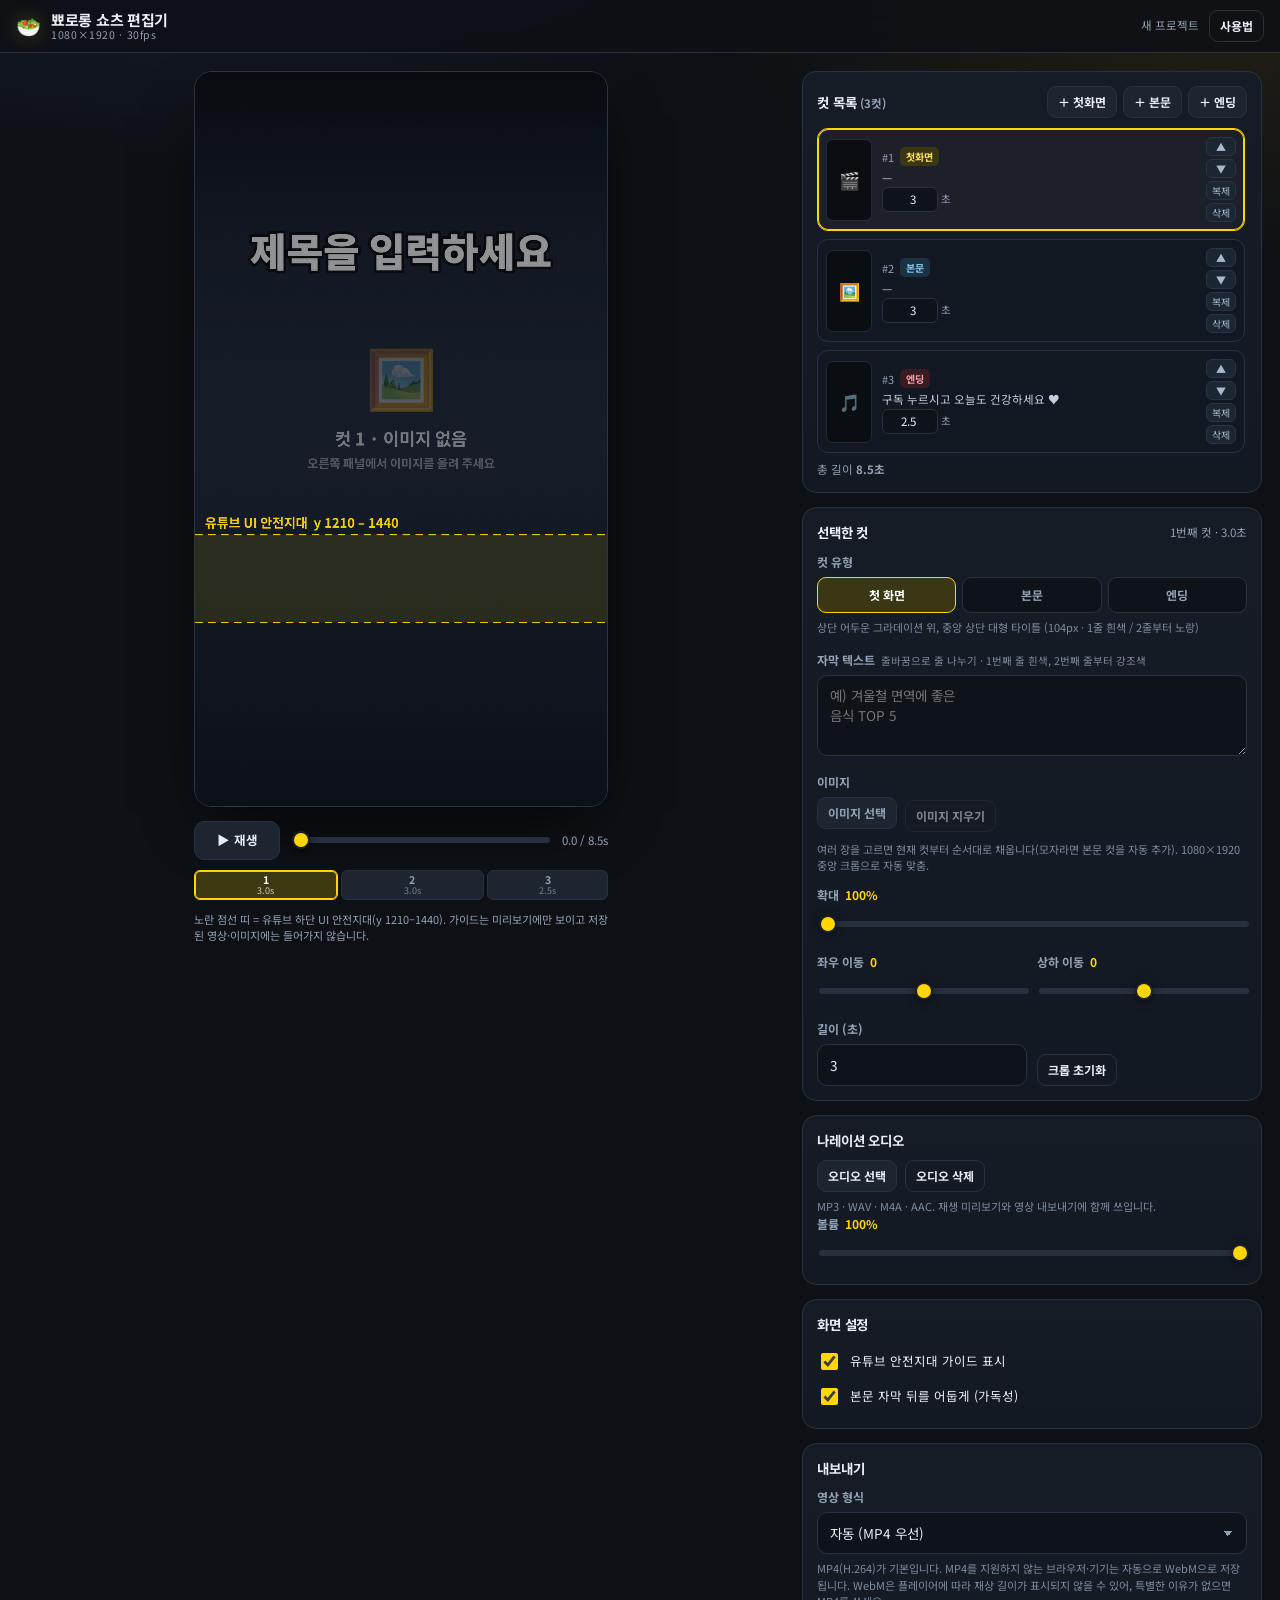
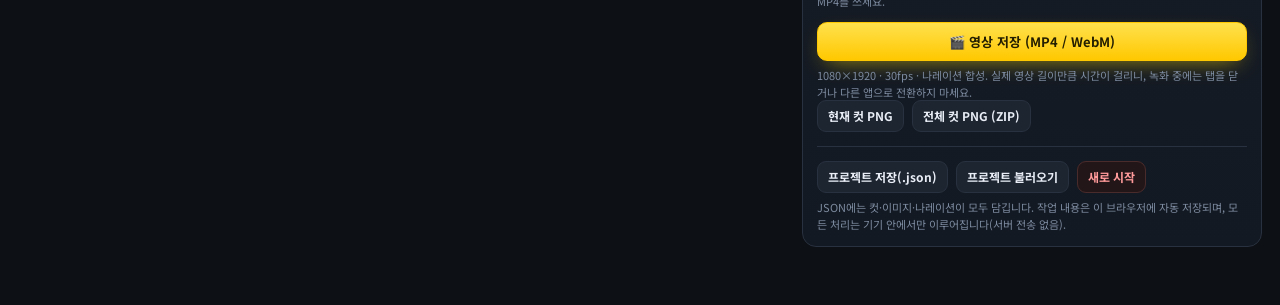
<file: ppyororong-editor/index.html>
<!doctype html>
<html lang="ko">
<head>
<meta charset="utf-8" />
<meta name="viewport" content="width=device-width, initial-scale=1, viewport-fit=cover" />
<meta name="theme-color" content="#0d1015" />
<meta name="description" content="뾰로롱 건강 쇼츠용 1080×1920 웹 영상 편집기 — 이미지·자막·나레이션으로 쇼츠를 만들고 MP4/WebM으로 저장합니다." />
<title>뾰로롱 쇼츠 편집기 · 1080×1920</title>
<link rel="preload" as="font" type="font/woff2" href="fonts/NotoSansKR-Black.woff2" crossorigin />
<link rel="preload" as="font" type="font/woff2" href="fonts/NotoSansKR-Bold.woff2" crossorigin />
<link rel="stylesheet" href="styles.css?v=6" />
</head>
<body>

<header class="topbar">
  <div class="brand">
    <span class="mark" aria-hidden="true">🥗</span>
    <div class="brand-text">
      <strong>뾰로롱 쇼츠 편집기</strong>
      <span class="tag">1080×1920 · 30fps</span>
    </div>
  </div>
  <div class="top-right">
    <span id="saveStatus" class="save-status">불러오는 중…</span>
    <button id="btnHelp" class="btn ghost sm" type="button">사용법</button>
  </div>
</header>

<main>
  <!-- ============ 미리보기 ============ -->
  <section class="stage">
    <div class="canvas-frame">
      <canvas id="cv" width="1080" height="1920" aria-label="1080x1920 미리보기"></canvas>
    </div>

    <div class="transport">
      <button id="btnPlay" class="btn play" type="button">▶ 재생</button>
      <input id="scrub" class="scrub" type="range" min="0" max="1000" value="0" step="1" aria-label="재생 위치" />
      <span id="timeLabel" class="time">0.0 / 0.0s</span>
    </div>

    <div id="timeline" class="timeline" aria-label="컷 타임라인"></div>

    <p class="stage-note">
      노란 점선 띠 = 유튜브 하단 UI 안전지대(y 1210–1440). 가이드는 미리보기에만 보이고 저장된 영상·이미지에는 들어가지 않습니다.
    </p>
  </section>

  <!-- ============ 편집 패널 ============ -->
  <aside class="panel">

    <!-- 컷 목록 -->
    <section class="card">
      <div class="card-head">
        <h2>컷 목록 <span id="cutCount" class="muted small"></span></h2>
        <div class="head-actions">
          <button id="btnAddIntro" class="btn sm" type="button">＋ 첫화면</button>
          <button id="btnAddBody" class="btn sm" type="button">＋ 본문</button>
          <button id="btnAddEnding" class="btn sm" type="button">＋ 엔딩</button>
        </div>
      </div>
      <div id="cutList" class="cut-list"></div>
      <div class="row gap pad-top">
        <span class="muted small">총 길이 <strong id="totalDur">0.0초</strong></span>
      </div>
    </section>

    <!-- 선택한 컷 -->
    <section class="card">
      <div class="card-head">
        <h2>선택한 컷</h2>
        <span id="editorTitle" class="muted small"></span>
      </div>

      <div id="editorEmpty" class="muted pad">위 목록에서 컷을 선택하세요.</div>

      <div id="editor" class="editor hidden">
        <div class="field">
          <label>컷 유형</label>
          <div class="seg" id="typeSeg">
            <button data-type="intro" type="button">첫 화면</button>
            <button data-type="body" type="button">본문</button>
            <button data-type="ending" type="button">엔딩</button>
          </div>
          <p class="hint" id="typeHint"></p>
        </div>

        <div class="field">
          <label for="cutText">자막 텍스트
            <span class="hint inline">줄바꿈으로 줄 나누기 · 1번째 줄 흰색, 2번째 줄부터 강조색</span>
          </label>
          <textarea id="cutText" rows="3" placeholder="예) 겨울철 면역에 좋은&#10;음식 TOP 5"></textarea>
        </div>

        <div class="field" id="secondColorField">
          <label>2번째 줄 색</label>
          <div class="seg" id="secondColorSeg">
            <button data-color="yellow" type="button">노랑 #FFD600</button>
            <button data-color="white" type="button">흰색</button>
          </div>
        </div>

        <div class="field" id="endingPresetField">
          <button id="btnEndingPreset" class="btn sm wide" type="button">엔딩 문구 넣기 — 구독 누르시고 / 오늘도 건강하세요 ♥</button>
        </div>

        <div class="field">
          <label>이미지</label>
          <div class="row gap">
            <label class="btn file sm">이미지 선택<input id="imgInput" type="file" accept="image/*" multiple hidden /></label>
            <button id="btnClearImg" class="btn ghost sm" type="button">이미지 지우기</button>
          </div>
          <p class="hint">여러 장을 고르면 현재 컷부터 순서대로 채웁니다(모자라면 본문 컷을 자동 추가). 1080×1920 중앙 크롭으로 자동 맞춤.</p>
        </div>

        <div class="field">
          <label for="zoom">확대 <span class="val" id="zoomVal">100%</span></label>
          <input id="zoom" type="range" min="100" max="250" step="1" value="100" />
        </div>

        <div class="field two">
          <div>
            <label for="offX">좌우 이동 <span class="val" id="offXVal">0</span></label>
            <input id="offX" type="range" min="-540" max="540" step="1" value="0" />
          </div>
          <div>
            <label for="offY">상하 이동 <span class="val" id="offYVal">0</span></label>
            <input id="offY" type="range" min="-960" max="960" step="1" value="0" />
          </div>
        </div>

        <div class="field two">
          <div>
            <label for="cutDur">길이 (초)</label>
            <input id="cutDur" type="number" min="0.5" max="30" step="0.1" value="3" />
          </div>
          <div class="align-end">
            <button id="btnResetFrame" class="btn ghost sm" type="button">크롭 초기화</button>
          </div>
        </div>
      </div>
    </section>

    <!-- 나레이션 -->
    <section class="card">
      <div class="card-head"><h2>나레이션 오디오</h2></div>
      <div class="row gap">
        <label class="btn file sm">오디오 선택<input id="audioInput" type="file" accept="audio/*,.mp3,.wav,.m4a,.aac,.ogg" hidden /></label>
        <button id="btnClearAudio" class="btn ghost sm" type="button">오디오 삭제</button>
      </div>
      <p class="hint" id="audioInfo">MP3 · WAV · M4A · AAC. 재생 미리보기와 영상 내보내기에 함께 쓰입니다.</p>
      <div class="field">
        <label for="volume">볼륨 <span class="val" id="volVal">100%</span></label>
        <input id="volume" type="range" min="0" max="100" step="1" value="100" />
      </div>
    </section>

    <!-- 화면 설정 -->
    <section class="card">
      <div class="card-head"><h2>화면 설정</h2></div>
      <label class="check"><input id="safeZone" type="checkbox" checked /> 유튜브 안전지대 가이드 표시</label>
      <label class="check"><input id="bodyScrim" type="checkbox" checked /> 본문 자막 뒤를 어둡게 (가독성)</label>
    </section>

    <!-- 내보내기 -->
    <section class="card">
      <div class="card-head"><h2>내보내기</h2></div>

      <div class="field">
        <label for="exportFormat">영상 형식</label>
        <select id="exportFormat">
          <option value="auto">자동 (MP4 우선)</option>
          <option value="mp4">MP4 (H.264)</option>
          <option value="webm">WebM (VP9)</option>
        </select>
        <p class="hint">MP4(H.264)가 기본입니다. MP4를 지원하지 않는 브라우저·기기는 자동으로 WebM으로 저장됩니다. WebM은 플레이어에 따라 재상 길이가 표시되지 않을 수 있어, 특별한 이유가 없으면 MP4를 쓰세요.</p>
      </div>

      <button id="btnExportVideo" class="btn primary wide" type="button">🎬 영상 저장 (MP4 / WebM)</button>
      <div id="progressWrap" class="progress-wrap hidden">
        <div class="progress"><div id="progressBar" class="bar"></div></div>
        <span id="progressText" class="muted small">0%</span>
      </div>
      <p class="hint" id="exportHint">1080×1920 · 30fps · 나레이션 합성. 실제 영상 길이만큼 시간이 걸리니, 녹화 중에는 탭을 닫거나 다른 앱으로 전환하지 마세요.</p>

      <div class="row gap">
        <button id="btnPngCurrent" class="btn sm" type="button">현재 컷 PNG</button>
        <button id="btnPngAll" class="btn sm" type="button">전체 컷 PNG (ZIP)</button>
      </div>

      <hr />

      <div class="row gap wrap">
        <button id="btnSaveJson" class="btn sm" type="button">프로젝트 저장(.json)</button>
        <label class="btn sm file">프로젝트 불러오기<input id="jsonInput" type="file" accept="application/json,.json" hidden /></label>
        <button id="btnNewProject" class="btn danger sm" type="button">새로 시작</button>
      </div>
      <p class="hint">JSON에는 컷·이미지·나레이션이 모두 담깁니다. 작업 내용은 이 브라우저에 자동 저장되며, 모든 처리는 기기 안에서만 이루어집니다(서버 전송 없음).</p>
    </section>

  </aside>
</main>

<dialog id="helpDialog" class="help">
  <form method="dialog">
    <h2>뾰로롱 쇼츠 편집기 사용법</h2>
    <ol>
      <li><strong>컷 구성</strong> — 22컷 기준으로 <em>＋ 본문</em>을 눌러 늘리세요. 컷마다 ▲▼로 순서를 바꾸고, 복제·삭제할 수 있습니다.</li>
      <li><strong>이미지</strong> — 컷을 고른 뒤 <em>이미지 선택</em>에서 여러 장을 한꺼번에 고르면 현재 컷부터 차례로 들어갑니다. 확대·좌우/상하 슬라이더로 구도를 미세 조정합니다.</li>
      <li><strong>자막</strong> — 줄바꿈으로 줄을 나눕니다. 첫 줄은 흰색, 둘째 줄부터는 노랑(#FFD600) 또는 흰색을 고를 수 있습니다. 모든 글자에 검은 외곽선이 들어갑니다.</li>
      <li><strong>엔딩</strong> — 엔딩 컷에서 <em>엔딩 문구 넣기</em>를 누르면 “구독 누르시고 / 오늘도 건강하세요 ♥”가 들어가고 ♥만 빨갛게 표시됩니다.</li>
      <li><strong>나레이션</strong> — MP3/WAV/M4A를 올리고 ▶재생으로 전체 타임라인을 확인합니다. 컷 길이의 합과 나레이션 길이가 비슷해야 어긋나지 않습니다.</li>
      <li><strong>영상 저장</strong> — <em>영상 저장</em>을 누르면 1080×1920·30fps로 실시간 녹화합니다(영상 길이만큼 소요). 크롬·엣지는 MP4를 지원하면 MP4, 아니면 WebM으로 저장됩니다. 아이폰 사파리는 iOS 16.4 이상에서 동작합니다. 컷 하나만 이미지로 받을 때는 <em>현재 컷 PNG</em>, 전체 컷은 <em>전체 컷 PNG (ZIP)</em>을 누르세요.</li>
      <li><strong>유튜브 업로드</strong> — 저장한 파일을 유튜브 스튜디오에 올리고, 아동용 아님 · 변경된 콘텐츠(AI) 예로 설정하면 됩니다.</li>
    </ol>
    <p class="hint">문제가 있으면 <em>새로 시작</em> 전에 <em>프로젝트 저장(.json)</em>으로 백업해 두세요.</p>
    <div class="help-actions"><button class="btn primary" value="close">닫기</button></div>
  </form>
</dialog>

<script src="app.js?v=7"></script>
</body>
</html>
</file>
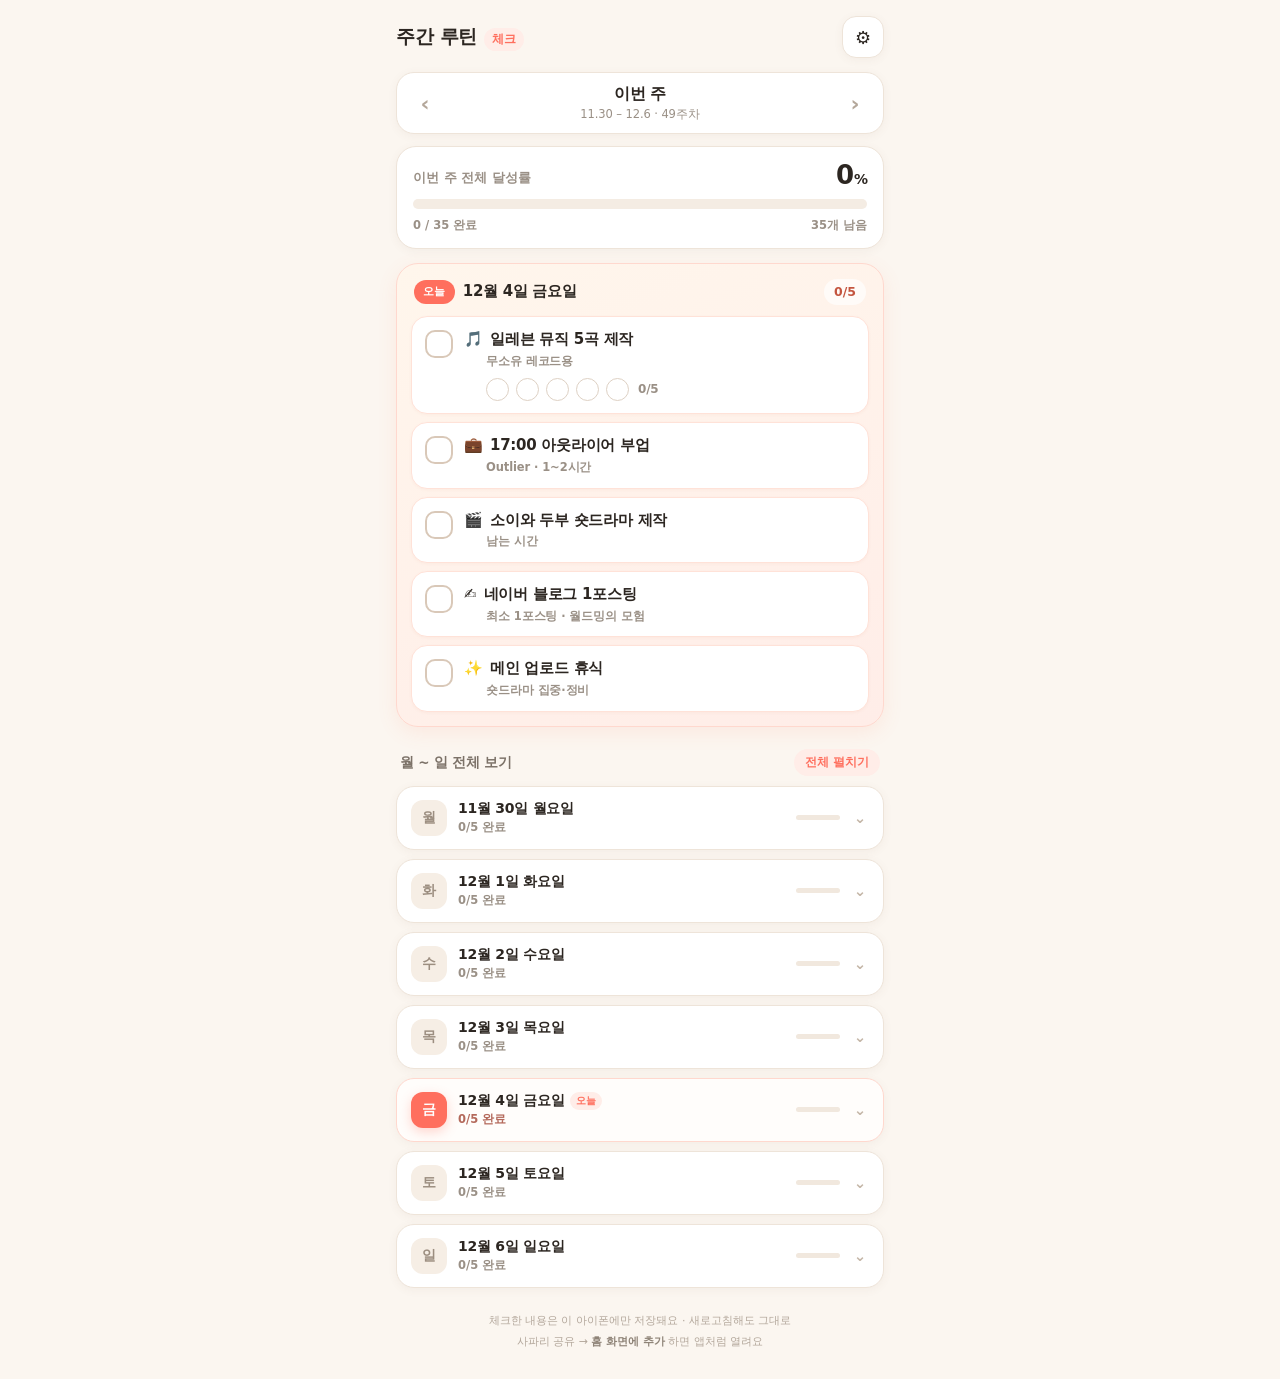
<file: routine/index.html>
<!DOCTYPE html>
<html lang="ko">
<head>
<meta charset="utf-8">
<meta name="viewport" content="width=device-width, initial-scale=1, viewport-fit=cover">
<meta name="theme-color" content="#FBF6F0">
<meta name="apple-mobile-web-app-capable" content="yes">
<meta name="mobile-web-app-capable" content="yes">
<meta name="apple-mobile-web-app-status-bar-style" content="default">
<meta name="apple-mobile-web-app-title" content="주간 루틴">
<meta name="format-detection" content="telephone=no">
<title>주간 루틴 체크</title>
<link rel="manifest" href="manifest.json">
<link rel="apple-touch-icon" href="apple-touch-icon.png">
<link rel="icon" href="apple-touch-icon.png">
<style>
  :root{
    --bg:#FBF6F0;
    --card:#FFFFFF;
    --ink:#2C2621;
    --muted:#9A9086;
    --line:#EEE4D9;
    --accent:#FF6F5E;
    --accent-soft:#FFEDE8;
    --accent-line:#FFD8CE;
    --green:#1FB574;
    --green-soft:#E7F7EF;
    --shadow:0 2px 10px rgba(120,90,60,.06);
  }
  *{box-sizing:border-box;-webkit-tap-highlight-color:transparent}
  html{-webkit-text-size-adjust:100%}
  body{
    margin:0;background:var(--bg);color:var(--ink);
    font-family:-apple-system,BlinkMacSystemFont,"Apple SD Gothic Neo","Pretendard",system-ui,"Malgun Gothic",sans-serif;
    font-size:15px;line-height:1.45;-webkit-font-smoothing:antialiased;
    padding-bottom:env(safe-area-inset-bottom);
  }
  button{font-family:inherit;font-size:inherit;color:inherit;background:none;border:0;margin:0;padding:0;cursor:pointer}
  ul{list-style:none;margin:0;padding:0}
  input{font-family:inherit}
  .wrap{max-width:520px;margin:0 auto;padding:calc(env(safe-area-inset-top) + 16px) 16px 28px}

  /* ---------- top ---------- */
  .top{display:flex;align-items:center;justify-content:space-between;gap:10px}
  .brand{display:flex;align-items:baseline;gap:7px;font-size:19px;font-weight:800;letter-spacing:-.3px}
  .brand em{font-style:normal;font-size:12px;font-weight:700;color:var(--accent);background:var(--accent-soft);padding:3px 8px;border-radius:99px;letter-spacing:0}
  .iconbtn{
    width:42px;height:42px;border-radius:14px;background:var(--card);border:1px solid var(--line);
    display:grid;place-items:center;font-size:18px;box-shadow:var(--shadow);
  }
  .iconbtn:active{transform:scale(.96)}

  /* ---------- week nav ---------- */
  .weeknav{
    display:flex;align-items:center;gap:4px;margin-top:14px;
    background:var(--card);border:1px solid var(--line);border-radius:18px;padding:6px;box-shadow:var(--shadow);
  }
  .navbtn{
    width:44px;height:48px;border-radius:13px;display:grid;place-items:center;
    font-size:22px;font-weight:600;color:#B4A79A;flex:0 0 auto;
  }
  .navbtn:active{background:#F7F1EA;color:var(--ink)}
  .navlabel{flex:1 1 auto;min-width:0;text-align:center;padding:4px 2px;border-radius:13px}
  .navlabel:active{background:#FBF6F0}
  .wlab{display:block;font-size:16px;font-weight:800;letter-spacing:-.3px}
  .wrange{display:block;margin-top:2px;font-size:11.5px;color:var(--muted);letter-spacing:-.1px;
    white-space:nowrap;overflow:hidden;text-overflow:ellipsis}
  .wrange b{color:var(--accent);font-weight:700}

  /* ---------- progress ---------- */
  .card{background:var(--card);border:1px solid var(--line);border-radius:20px;box-shadow:var(--shadow)}
  .progress{margin-top:12px;padding:15px 16px 14px}
  .prow{display:flex;align-items:flex-end;justify-content:space-between;gap:8px}
  .plabel{font-size:13px;font-weight:700;color:var(--muted)}
  .pct{font-size:26px;font-weight:800;letter-spacing:-1px;line-height:1}
  .pct small{font-size:14px;font-weight:800;margin-left:1px}
  .bar{margin-top:11px;height:10px;border-radius:99px;background:#F4ECE3;overflow:hidden}
  .bar > span{display:block;height:100%;border-radius:99px;
    background:linear-gradient(90deg,#FFB27A,#FF6F5E);transition:width .35s cubic-bezier(.3,.9,.3,1)}
  .progress.done .bar > span{background:linear-gradient(90deg,#6FE0B0,#1FB574)}
  .pfoot{display:flex;justify-content:space-between;margin-top:8px;font-size:11.5px;color:var(--muted);font-weight:600}
  .pfoot .celebrate{color:var(--green);font-weight:800}

  /* ---------- today ---------- */
  .todaycard{
    margin-top:14px;padding:15px 14px 14px;
    background:linear-gradient(158deg,#FFF6EC 0%,#FFEDE8 100%);
    border:1px solid var(--accent-line);border-radius:22px;
    box-shadow:0 6px 20px rgba(255,120,90,.10);
  }
  .thead{display:flex;align-items:center;gap:8px;padding:0 3px 11px}
  .tbadge{font-size:11px;font-weight:800;letter-spacing:.4px;color:#fff;background:var(--accent);
    padding:4px 9px;border-radius:99px}
  .tdate{font-size:15px;font-weight:800;letter-spacing:-.3px}
  .trate{margin-left:auto;font-size:12.5px;font-weight:800;color:#C4553F;background:#FFFFFFAA;
    padding:4px 10px;border-radius:99px}

  .tasks{display:flex;flex-direction:column;gap:8px}
  .task{
    display:flex;gap:11px;align-items:flex-start;
    background:var(--card);border-radius:16px;padding:12px 13px;border:1px solid transparent;
  }
  .todaycard .task{border-color:#FFE2D8;box-shadow:0 1px 3px rgba(200,120,90,.06)}
  .task.checked{background:#FCFAF7}
  .check{
    position:relative;flex:0 0 auto;width:28px;height:28px;margin-top:1px;
    border-radius:10px;border:2px solid #D9C8B8;background:#fff;
    display:grid;place-items:center;color:transparent;font-size:14px;font-weight:900;line-height:1;
    transition:background .15s,border-color .15s,transform .1s;
  }
  .check::before{content:"";position:absolute;inset:-9px}
  .check:active{transform:scale(.9)}
  .task.checked .check{background:var(--green);border-color:var(--green);color:#fff}
  .tmain{flex:1 1 auto;min-width:0}
  .trow{display:flex;align-items:flex-start;gap:7px}
  .em{font-size:15px;line-height:1.35;flex:0 0 auto}
  .ttitle{font-size:15px;font-weight:700;letter-spacing:-.25px;word-break:keep-all}
  .task.checked .ttitle{color:#B9ADA2;text-decoration:line-through;text-decoration-color:#D8CCC1;text-decoration-thickness:1px}
  .tsub{margin-top:2px;margin-left:22px;font-size:11.5px;color:var(--muted);font-weight:600;letter-spacing:-.1px}

  .cwrap{display:flex;align-items:center;gap:9px;margin-top:9px;margin-left:22px}
  .dots{display:flex;gap:7px}
  .dot{
    position:relative;width:23px;height:23px;border-radius:50%;
    border:1.8px solid #DED1C4;background:#fff;transition:background .13s,border-color .13s,transform .1s;
  }
  .dot::before{content:"";position:absolute;inset:-9px;border-radius:50%}
  .dot.on{background:var(--accent);border-color:var(--accent)}
  .task.checked .dot.on{background:var(--green);border-color:var(--green)}
  .dot:active{transform:scale(.88)}
  .cnum{font-size:12px;font-weight:800;color:var(--muted);letter-spacing:-.2px;font-variant-numeric:tabular-nums}
  .cnum.full{color:var(--green)}

  /* ---------- week list ---------- */
  .wlhead{display:flex;align-items:center;justify-content:space-between;margin:22px 4px 10px}
  .wltitle{font-size:13.5px;font-weight:800;color:#7C7268;letter-spacing:-.2px}
  .wlbtn{font-size:11.5px;font-weight:700;color:var(--accent);background:var(--accent-soft);
    padding:6px 11px;border-radius:99px}

  .day{background:var(--card);border:1px solid var(--line);border-radius:18px;margin-bottom:9px;
    overflow:hidden;box-shadow:var(--shadow);transition:border-color .15s}
  .day.is-today{border-color:var(--accent-line);background:#FFFDFB}
  .dayhead{display:flex;align-items:center;gap:11px;width:100%;padding:13px 14px;text-align:left;
    -webkit-user-select:none;user-select:none}
  .dayhead:active{background:#FBF6F0}
  .dchip{
    flex:0 0 auto;width:36px;height:36px;border-radius:12px;background:#F6EEE5;color:#9C8E80;
    display:grid;place-items:center;font-size:13.5px;font-weight:800;
  }
  .day.is-today .dchip{background:var(--accent);color:#fff;box-shadow:0 4px 12px rgba(255,111,94,.28)}
  .dmeta{flex:1 1 auto;min-width:0}
  .dname{display:flex;align-items:center;gap:6px;font-size:14px;font-weight:700;letter-spacing:-.25px}
  .nowchip{font-style:normal;font-size:10px;font-weight:800;color:var(--accent);background:var(--accent-soft);
    padding:2px 6px;border-radius:99px}
  .dsub{display:block;margin-top:2px;font-size:11.5px;color:var(--muted);font-weight:600}
  .day.is-today .dsub{color:#B4695B}
  .mini{flex:0 0 auto;width:44px;height:5px;border-radius:99px;background:#F1E8DE;overflow:hidden}
  .mini i{display:block;height:100%;background:var(--green);border-radius:99px;transition:width .3s}
  .chev{flex:0 0 auto;width:18px;text-align:center;color:#C4B6A7;font-size:15px;font-weight:700;
    transition:transform .18s}
  .day.open .chev{transform:rotate(180deg)}
  .day .tasks{padding:0 10px 11px;gap:7px}
  .day .task{background:#FCFAF7;border:1px solid #F3EAE0}
  .day .task.checked{background:#F7F9F7}
  .empty{padding:6px 4px 12px;text-align:center;font-size:12.5px;color:var(--muted)}

  footer{margin:24px 6px 0;text-align:center;font-size:11px;line-height:1.7;color:#B3A79B}
  footer b{color:#8E8377}
  .addhint{margin-top:2px}

  /* ---------- sheet ---------- */
  .sheet{
    position:fixed;inset:0;z-index:60;background:var(--bg);
    display:flex;flex-direction:column;
    padding-top:env(safe-area-inset-top);
  }
  .sheet[hidden]{display:none}
  .sheethead{
    display:flex;align-items:center;gap:10px;padding:14px 16px 12px;
    border-bottom:1px solid var(--line);background:var(--bg);
  }
  .sheethead h2{margin:0;font-size:17px;font-weight:800;letter-spacing:-.4px}
  .sheethead .done{margin-left:auto;font-size:14px;font-weight:800;color:var(--accent);
    background:var(--accent-soft);padding:8px 14px;border-radius:99px}
  .sheetbody{flex:1 1 auto;overflow-y:auto;-webkit-overflow-scrolling:touch;padding:14px 16px calc(env(safe-area-inset-bottom) + 40px)}
  .hint{font-size:12px;color:var(--muted);line-height:1.6;margin:0 2px 14px}
  .sec{margin:22px 0 9px;font-size:12px;font-weight:800;color:#8E8377;letter-spacing:.2px}
  .sec:first-child{margin-top:2px}

  .eitem{background:var(--card);border:1px solid var(--line);border-radius:16px;padding:11px 11px 12px;margin-bottom:9px}
  .erow{display:flex;align-items:center;gap:8px}
  .eemoji{width:46px;flex:0 0 auto;text-align:center;font-size:17px;padding:9px 0;border-radius:11px;
    border:1px solid var(--line);background:#FCFAF7}
  .etitle{flex:1 1 auto;min-width:0;font-size:16px;font-weight:700;padding:10px 11px;border-radius:11px;
    border:1px solid var(--line);background:#FCFAF7;letter-spacing:-.3px}
  .edel{width:38px;height:38px;flex:0 0 auto;border-radius:11px;background:#FBF1EE;color:#D08775;
    font-size:14px;font-weight:800;display:grid;place-items:center}
  .esub{width:100%;margin-top:8px;font-size:16px;padding:9px 11px;border-radius:11px;
    border:1px solid var(--line);background:#FCFAF7;color:var(--ink)}
  .edays{display:flex;gap:5px;margin-top:10px}
  .dbtn{flex:1 1 auto;height:36px;border-radius:10px;border:1px solid var(--line);background:#FCFAF7;
    font-size:13px;font-weight:700;color:#9A8F84}
  .dbtn.on{background:var(--accent);border-color:var(--accent);color:#fff}
  .dbtn.allday{flex:0 0 auto;padding:0 11px;font-size:12px}
  .ecounter{display:flex;align-items:center;gap:7px;margin-top:10px;font-size:13px;font-weight:700;color:#8E8377}
  .ecounter input[type=checkbox]{width:20px;height:20px;accent-color:var(--accent);margin:0}
  .etarget{width:58px;font-size:16px;padding:6px 8px;border-radius:9px;border:1px solid var(--line);
    background:#FCFAF7;text-align:center}
  .tunit{font-size:12px;color:var(--muted)}
  .addbtn{width:100%;padding:14px;border-radius:15px;border:1.5px dashed #E2D4C6;background:#FFFDFB;
    font-size:14px;font-weight:800;color:#A2937F;margin-top:2px}

  .btnrow{display:flex;gap:8px}
  .btnrow button{flex:1 1 0;padding:13px 6px;border-radius:14px;background:var(--card);
    border:1px solid var(--line);font-size:13px;font-weight:800;color:#6E635A}
  .btnrow button.danger{color:#D0553F;background:#FDF3F0;border-color:#F6DED7}
  .btnrow.stacked{flex-direction:column}
  .btnrow.stacked button{flex:none}

  .toast{
    position:fixed;left:50%;bottom:calc(env(safe-area-inset-bottom) + 26px);transform:translate(-50%,14px);
    background:#2C2621EE;color:#fff;font-size:12.5px;font-weight:700;padding:10px 16px;border-radius:99px;
    opacity:0;pointer-events:none;transition:opacity .2s,transform .2s;z-index:90;white-space:nowrap;
    max-width:88vw;overflow:hidden;text-overflow:ellipsis;
  }
  .toast.show{opacity:1;transform:translate(-50%,0)}
</style>
</head>
<body>
<main class="wrap" id="app"></main>
<div class="toast" id="toast"></div>

<section class="sheet" id="sheet" hidden aria-label="루틴 설정">
  <div class="sheethead">
    <h2>루틴 설정</h2>
    <button class="done" data-act="closesheet">완료</button>
  </div>
  <div class="sheetbody" id="sheetbody"></div>
</section>

<script>
(function(){
  'use strict';

  var STORE_KEY = 'weekly-routine.v1';
  var SCHEMA = 3;   /* 기본 루틴 스키마 버전. 올릴 때마다 DEFAULT_SEEDS 에 새 기본 항목을 넣거나 아래 migrate 에 교정 단계를 더한다 */
  var DAY_SHORT = ['월','화','수','목','금','토','일'];
  var DAY_FULL  = ['월요일','화요일','수요일','목요일','금요일','토요일','일요일'];
  var ALL = [0,1,2,3,4,5,6];

  var DEFAULT_TEMPLATES = [
    {id:'music',        emoji:'🎵', title:'일레븐 뮤직 5곡 제작',        sub:'무소유 레코드용', days:ALL.slice(), type:'counter', target:5},
    {id:'outlier',      emoji:'💼', title:'17:00 아웃라이어 부업',       sub:'Outlier · 1~2시간', days:ALL.slice(), type:'check'},
    {id:'drama',        emoji:'🎬', title:'소이와 두부 숏드라마 제작',   sub:'남는 시간',       days:ALL.slice(), type:'check'},
    {id:'blog',         emoji:'✍️', title:'네이버 블로그 1포스팅',       sub:'최소 1포스팅 · 월드밍의 모험', days:ALL.slice(), type:'check'},
    {id:'mon-insta',    emoji:'📸', title:'참깨 인스타 카드뉴스 업로드', sub:'일주일 치',       days:[0], type:'check'},
    {id:'tue-shorts',   emoji:'🥗', title:'뾰로롱 건강 쇼츠 업로드',     sub:'',               days:[1], type:'check'},
    {id:'wed-youtube',  emoji:'🧘', title:'무소유 레코드 유튜브 업로드', sub:'',               days:[2], type:'check'},
    {id:'thu-shorts',   emoji:'🥗', title:'뾰로롱 건강 쇼츠 업로드',     sub:'',               days:[3], type:'check'},
    {id:'fri-rest',     emoji:'✨', title:'메인 업로드 휴식',            sub:'숏드라마 집중·정비', days:[4], type:'check'},
    {id:'sat-shorts',   emoji:'🥗', title:'뾰로롱 건강 쇼츠 업로드',     sub:'',               days:[5], type:'check'},
    {id:'sun-youtube',  emoji:'🧘', title:'무소유 레코드 유튜브 업로드', sub:'',               days:[6], type:'check'}
  ];

  /* 이미 저장된(구버전) 사용자에게도 새 기본 항목이 빠짐없이 들어가도록 하는 이전 단계 목록.
     버전 -> 새로 넣을 기본 항목. after: 그 항목 뒤에 끼워 넣기(없으면 맨 끝). */
  var DEFAULT_SEEDS = {
    2: [ {after:'drama', tpl:{id:'blog', emoji:'✍️', title:'네이버 블로그 1포스팅', sub:'최소 1포스팅 · 월드밍의 모험', days:[0,1,2,3,4,5,6], type:'check'}} ]
  };

  /* ---------- date utils ---------- */
  function pad(n){ return (n<10?'0':'')+n; }
  function startOfDay(d){ return new Date(d.getFullYear(), d.getMonth(), d.getDate()); }
  function addDays(d,n){ var x = new Date(d.getFullYear(), d.getMonth(), d.getDate()); x.setDate(x.getDate()+n); return x; }
  function dowIndex(d){ return (d.getDay()+6)%7; }              /* 0=월 ... 6=일 */
  function mondayOf(d){ return addDays(d, -dowIndex(d)); }
  function ymd(d){ return d.getFullYear()+'-'+pad(d.getMonth()+1)+'-'+pad(d.getDate()); }
  function parseYmd(s){ var p=String(s).split('-'); return new Date(+p[0], +p[1]-1, +p[2]); }
  function isoWeek(d){
    var t = startOfDay(d);
    var thu = addDays(t, 3 - dowIndex(t));
    var jan4 = new Date(thu.getFullYear(), 0, 4);
    var firstThu = addDays(jan4, 3 - dowIndex(jan4));
    var week = 1 + Math.round((thu - firstThu) / 604800000);
    return { year: thu.getFullYear(), week: week, key: thu.getFullYear()+'-W'+pad(week) };
  }
  function weekKeyOfDate(s){ return isoWeek(parseYmd(s)).key; }
  function esc(s){
    return String(s==null?'':s).replace(/[&<>"']/g, function(c){
      return {'&':'&amp;','<':'&lt;','>':'&gt;','"':'&quot;',"'":'&#39;'}[c];
    });
  }

  /* ---------- state ---------- */
  function clone(o){ return JSON.parse(JSON.stringify(o)); }

  function normalize(p){
    if(!p || typeof p!=='object' || !Array.isArray(p.templates) || !p.weeks || typeof p.weeks!=='object') return null;
    var templates = p.templates.filter(function(t){ return t && typeof t.id==='string' && t.id; }).map(function(t){
      var days = Array.isArray(t.days) ? t.days.map(Number).filter(function(n){ return n>=0 && n<=6; }) : ALL.slice();
      days = days.filter(function(v,i){ return days.indexOf(v)===i; }).sort();
      return {
        id: t.id,
        emoji: String(t.emoji || '✅').slice(0,4),
        title: String(t.title || '루틴'),
        sub: t.sub ? String(t.sub) : '',
        days: days.length ? days : ALL.slice(),
        type: t.type==='counter' ? 'counter' : 'check',
        target: Math.max(1, Math.min(99, parseInt(t.target,10) || 5))
      };
    });
    var weeks = {};
    Object.keys(p.weeks).forEach(function(k){
      var w = p.weeks[k];
      if(!w || typeof w!=='object') return;
      weeks[k] = {
        done: (w.done && typeof w.done==='object') ? w.done : {},
        counts: (w.counts && typeof w.counts==='object') ? w.counts : {}
      };
    });
    return { v: Math.max(1, parseInt(p.v, 10) || 1), templates: templates, weeks: weeks };
  }

  /* 기존 templates 에 없으면 seed 를 끼워 넣는다. 이미 있으면 건드리지 않음 */
  function insertSeed(list, seed, afterId){
    for(var i=0;i<list.length;i++){ if(list[i].id === seed.id) return false; }
    var copy = clone(seed);
    delete copy.after;
    if(afterId){
      for(var j=0;j<list.length;j++){ if(list[j].id === afterId){ list.splice(j+1, 0, copy); return true; } }
    }
    list.push(copy);
    return true;
  }

  /* 스키마 3: '소아와 두부' → '소이와 두부'. 손으로 이미 고친 이름은 그대로 둔다 */
  function fixDramaName(s){
    for(var i=0;i<s.templates.length;i++){
      var t = s.templates[i];
      if(t && t.id==='drama' && t.title==='소아와 두부 숏드라마 제작'){
        t.title = '소이와 두부 숏드라마 제작';
      }
    }
  }

  /* 스키마 이전: 체크 기록(weeks)은 그대로 두고, 빠진 기본 항목을 보태고 이름을 바로잡는다 */
  function migrate(s){
    var from = s.v || 1;
    if(from >= SCHEMA) return false;
    for(var ver=from+1; ver<=SCHEMA; ver++){
      var seeds = DEFAULT_SEEDS[ver] || [];
      for(var i=0;i<seeds.length;i++){
        insertSeed(s.templates, seeds[i].tpl, seeds[i].after || null);
      }
      if(ver === 3) fixDramaName(s);
    }
    s.v = SCHEMA;
    return true;
  }

  var NEEDS_SAVE = false;   /* 불러온 직후 이전(migration)이 일어났는지 */

  function loadState(){
    try{
      var raw = localStorage.getItem(STORE_KEY);
      if(raw){
        var s = normalize(JSON.parse(raw));
        if(s){
          if(migrate(s)) NEEDS_SAVE = true;
          return s;
        }
      }
    }catch(e){ /* 손상된 저장값은 무시하고 새로 시작 */ }
    return { v:SCHEMA, templates: clone(DEFAULT_TEMPLATES), weeks:{} };
  }

  var state = loadState();
  if(NEEDS_SAVE) save();   /* 이전 결과를 바로 저장해 두 번 돌지 않게 */
  var view = { anchor: mondayOf(new Date()), openDays: {} };

  function save(){
    try{ localStorage.setItem(STORE_KEY, JSON.stringify(state)); }
    catch(e){ toast('저장 공간이 부족해 저장하지 못했어요'); }
  }

  function weekObj(key, create){
    var w = state.weeks[key];
    if(!w){
      if(!create) return { done:{}, counts:{} };
      w = { done:{}, counts:{} };
      state.weeks[key] = w;
    }
    return w;
  }
  function getCount(w, date, id){ var m = w.counts[date]; return (m && m[id]) || 0; }
  function isDone(w, date, tpl){
    if(tpl.type==='counter') return getCount(w, date, tpl.id) >= (tpl.target||5);
    var m = w.done[date];
    return !!(m && m[tpl.id]);
  }
  function setCount(w, date, id, n, max){
    n = Math.max(0, Math.min(max||99, n));
    w.counts[date] = w.counts[date] || {};
    if(!n) delete w.counts[date][id];
    else w.counts[date][id] = n;
    if(!Object.keys(w.counts[date]).length) delete w.counts[date];
  }
  function tasksOf(dayIdx){
    return state.templates.filter(function(t){ return t.days.indexOf(dayIdx)>=0; });
  }
  function dayStat(w, dateStr, dayIdx){
    var list = tasksOf(dayIdx), done = 0;
    for(var i=0;i<list.length;i++){ if(isDone(w, dateStr, list[i])) done++; }
    return { total:list.length, done:done };
  }

  /* ---------- actions ---------- */
  function toggleDone(id, dateStr){
    var tpl = state.templates.filter(function(t){ return t.id===id; })[0];
    if(!tpl) return;
    var w = weekObj(weekKeyOfDate(dateStr), true);
    if(tpl.type==='counter'){
      var n = getCount(w, dateStr, id);
      setCount(w, dateStr, id, n >= tpl.target ? 0 : tpl.target, tpl.target);
    }else{
      w.done[dateStr] = w.done[dateStr] || {};
      if(w.done[dateStr][id]) delete w.done[dateStr][id];
      else w.done[dateStr][id] = true;
      if(!Object.keys(w.done[dateStr]).length) delete w.done[dateStr];
    }
    save(); renderMain();
  }
  function tapDot(id, dateStr, val){
    var tpl = state.templates.filter(function(t){ return t.id===id; })[0];
    if(!tpl) return;
    var w = weekObj(weekKeyOfDate(dateStr), true);
    var n = getCount(w, dateStr, id);
    setCount(w, dateStr, id, (n===val ? val-1 : val), tpl.target);
    save(); renderMain();
  }

  /* ---------- render: main ---------- */
  function taskHtml(tpl, dateStr, w, inDay){
    var done = isDone(w, dateStr, tpl);
    var counter = tpl.type==='counter';
    var extra = '';
    if(counter){
      var n = getCount(w, dateStr, tpl.id), dots = [];
      for(var i=1;i<=tpl.target;i++){
        dots.push('<button class="dot'+(i<=n?' on':'')+'" data-act="dot" data-id="'+esc(tpl.id)+'" data-date="'+dateStr+'" data-val="'+i+'" aria-label="'+i+'곡 완료"></button>');
      }
      extra = '<div class="cwrap"><div class="dots">'+dots.join('')+'</div>'
            + '<span class="cnum'+(n>=tpl.target?' full':'')+'">'+n+'/'+tpl.target+'</span></div>';
    }
    return '<li class="task'+(done?' checked':'')+'">'
      + '<button class="check" data-act="toggle" data-id="'+esc(tpl.id)+'" data-date="'+dateStr+'" aria-pressed="'+done+'" aria-label="'+(done?'완료 취소':'완료 표시')+'">✓</button>'
      + '<div class="tmain">'
      +   '<div class="trow"><span class="em">'+esc(tpl.emoji)+'</span><span class="ttitle">'+esc(tpl.title)+'</span></div>'
      +   (tpl.sub ? '<div class="tsub">'+esc(tpl.sub)+'</div>' : '')
      +   extra
      + '</div></li>';
  }

  function renderMain(){
    var today = startOfDay(new Date());
    var thisMonday = mondayOf(today);
    var anchor = view.anchor;
    var offset = Math.round((anchor - thisMonday) / 604800000);
    var wk = isoWeek(anchor);
    var w = weekObj(wk.key, false);
    var isCurrent = (wk.key === isoWeek(today).key);

    var mon = anchor, sun = addDays(anchor, 6);
    var yearPrefix = (wk.year === today.getFullYear()) ? '' : wk.year+'.';
    var rangeText = yearPrefix + (mon.getMonth()+1)+'.'+mon.getDate()+' – '+(sun.getMonth()+1)+'.'+sun.getDate()+' · '+wk.week+'주차';

    var offsetLabel = offset===0 ? '이번 주'
      : offset===-1 ? '지난주'
      : offset===1 ? '다음 주'
      : (offset<0 ? Math.abs(offset)+'주 전' : offset+'주 후');

    /* 주간 종합 달성률 */
    var total = 0, done = 0;
    for(var i=0;i<7;i++){
      var st = dayStat(w, ymd(addDays(mon,i)), i);
      total += st.total; done += st.done;
    }
    var pct = total ? (done/total*100) : 0;
    var pctText = total ? Math.round(pct) : 0;
    var complete = total>0 && done===total;

    /* 오늘 카드 */
    var todayCard = '';
    if(isCurrent){
      var ti = dowIndex(today), tds = ymd(today);
      var tst = dayStat(w, tds, ti);
      var tlist = tasksOf(ti);
      todayCard = '<section class="todaycard">'
        + '<div class="thead"><span class="tbadge">오늘</span>'
        + '<span class="tdate">'+(today.getMonth()+1)+'월 '+today.getDate()+'일 '+DAY_FULL[ti]+'</span>'
        + '<span class="trate">'+tst.done+'/'+tst.total+'</span></div>'
        + '<ul class="tasks">'
        + (tlist.length ? tlist.map(function(t){ return taskHtml(t, tds, w, false); }).join('')
                        : '<li class="task"><div class="tmain"><div class="ttitle" style="color:#A79C91">오늘은 루틴이 없어요. 설정에서 추가할 수 있어요.</div></div></li>')
        + '</ul></section>';
    }

    /* 요일 아코디언 */
    var allOpen = true;
    for(var k=0;k<7;k++){ if(!view.openDays[k]) allOpen = false; }
    var daysHtml = '';
    for(var d=0; d<7; d++){
      var date = addDays(mon, d), ds = ymd(date);
      var s = dayStat(w, ds, d);
      var isToday = isCurrent && d===dowIndex(today);
      var open = !!view.openDays[d];
      var list = tasksOf(d);
      daysHtml += '<section class="day'+(isToday?' is-today':'')+(open?' open':'')+'">'
        + '<button class="dayhead" data-act="day" data-day="'+d+'" aria-expanded="'+open+'">'
        +   '<span class="dchip">'+DAY_SHORT[d]+'</span>'
        +   '<span class="dmeta">'
        +     '<span class="dname">'+(date.getMonth()+1)+'월 '+date.getDate()+'일 '+DAY_FULL[d]+(isToday?'<em class="nowchip">오늘</em>':'')+'</span>'
        +     '<span class="dsub">'+(s.total ? s.done+'/'+s.total+' 완료'+(s.done===s.total?' · 모두 완료 🎉':'') : '루틴 없음')+'</span>'
        +   '</span>'
        +   '<span class="mini" aria-hidden="true"><i style="width:'+(s.total?Math.round(s.done/s.total*100):0)+'%"></i></span>'
        +   '<span class="chev" aria-hidden="true">⌄</span>'
        + '</button>'
        + (open ? '<ul class="tasks">'+(list.length ? list.map(function(t){ return taskHtml(t, ds, w, true); }).join('') : '<li class="empty">이 요일엔 루틴이 없어요</li>')+'</ul>' : '')
        + '</section>';
    }

    var html = ''
      + '<div class="top">'
      +   '<div class="brand">주간 루틴 <em>체크</em></div>'
      +   '<button class="iconbtn" data-act="opensheet" aria-label="루틴 설정">⚙️</button>'
      + '</div>'
      + '<div class="weeknav">'
      +   '<button class="navbtn" data-act="prev" aria-label="이전 주">‹</button>'
      +   '<button class="navlabel" data-act="thisweek">'
      +     '<span class="wlab">'+offsetLabel+'</span>'
      +     '<span class="wrange">'+esc(rangeText)+(offset!==0?' <b>· 이번 주로 ↩</b>':'')+'</span>'
      +   '</button>'
      +   '<button class="navbtn" data-act="next" aria-label="다음 주">›</button>'
      + '</div>'
      + '<section class="card progress'+(complete?' done':'')+'">'
      +   '<div class="prow"><span class="plabel">이번 주 전체 달성률</span>'
      +     '<span class="pct">'+pctText+'<small>%</small></span></div>'
      +   '<div class="bar"><span style="width:'+pct.toFixed(1)+'%"></span></div>'
      +   '<div class="pfoot"><span>'+done+' / '+total+' 완료</span>'
      +     '<span class="'+(complete?'celebrate':'')+'">'+(complete?'🎉 이번 주 완주!':(total-done)+'개 남음')+'</span></div>'
      + '</section>'
      + todayCard
      + '<div class="wlhead"><span class="wltitle">월 ~ 일 전체 보기</span>'
      +   '<button class="wlbtn" data-act="toggleall">'+(allOpen?'전체 접기':'전체 펼치기')+'</button></div>'
      + daysHtml
      + '<footer><div>체크한 내용은 이 아이폰에만 저장돼요 · 새로고침해도 그대로</div>'
      +   '<div class="addhint" id="addhint">사파리 공유 → <b>홈 화면에 추가</b> 하면 앱처럼 열려요</div></footer>';

    document.getElementById('app').innerHTML = html;
    var hint = document.getElementById('addhint');
    if(hint && (window.navigator.standalone === true || window.matchMedia('(display-mode: standalone)').matches)){
      hint.style.display = 'none';
    }
  }

  /* ---------- render: settings sheet ---------- */
  function renderSheet(){
    var items = state.templates.map(function(t){
      var dayBtns = DAY_SHORT.map(function(n,i){
        return '<button class="dbtn'+(t.days.indexOf(i)>=0?' on':'')+'" data-act="toggleday" data-id="'+esc(t.id)+'" data-day="'+i+'">'+n+'</button>';
      }).join('');
      return '<div class="eitem" data-id="'+esc(t.id)+'">'
        + '<div class="erow">'
        +   '<input class="eemoji" data-field="emoji" value="'+esc(t.emoji)+'" maxlength="4" aria-label="아이콘">'
        +   '<input class="etitle" data-field="title" value="'+esc(t.title)+'" placeholder="루틴 이름" aria-label="루틴 이름">'
        +   '<button class="edel" data-act="del" data-id="'+esc(t.id)+'" aria-label="삭제">✕</button>'
        + '</div>'
        + '<input class="esub" data-field="sub" value="'+esc(t.sub||'')+'" placeholder="부가 설명 (선택)" aria-label="부가 설명">'
        + '<div class="edays">'+dayBtns
        +   '<button class="dbtn allday'+(t.days.length===7?' on':'')+'" data-act="alldays" data-id="'+esc(t.id)+'">매일</button>'
        + '</div>'
        + '<label class="ecounter">'
        +   '<input type="checkbox" data-field="counter" '+(t.type==='counter'?'checked':'')+'>'
        +   '<span>곡·횟수 카운터</span>'
        +   '<input class="etarget" type="number" inputmode="numeric" min="1" max="99" data-field="target" value="'+(t.target||5)+'"'+(t.type==='counter'?'':' hidden')+'>'
        +   '<span class="tunit"'+(t.type==='counter'?'':' hidden')+'>목표</span>'
        + '</label>'
        + '</div>';
    }).join('');

    document.getElementById('sheetbody').innerHTML = ''
      + '<p class="hint">이름·요일·아이콘을 고치면 바로 반영돼요. 아래 <b>＋ 루틴 추가</b>로 새 항목도 만들 수 있어요.</p>'
      + '<div class="sec">루틴 항목 ('+state.templates.length+'개)</div>'
      + items
      + '<button class="addbtn" data-act="add">＋ 루틴 추가</button>'
      + '<div class="sec">데이터</div>'
      + '<div class="btnrow">'
      +   '<button data-act="export">JSON 백업</button>'
      +   '<button data-act="import">JSON 복원</button>'
      + '</div>'
      + '<div class="btnrow stacked" style="margin-top:8px">'
      +   '<button class="danger" data-act="reset">'+resetLabel()+'</button>'
      + '</div>'
      + '<p class="hint" style="margin-top:14px">백업 파일은 JSON으로 내려받아 아이폰 파일 앱에 보관할 수 있어요. 새 아이폰이나 다른 브라우저로 옮길 때 복원하면 그대로 살아나요.</p>';
  }

  function resetLabel(){
    var thisKey = isoWeek(mondayOf(new Date())).key;
    return (isoWeek(view.anchor).key === thisKey) ? '이번 주 체크 초기화' : '이 주 체크 초기화';
  }

  function openSheet(){
    renderSheet();
    var el = document.getElementById('sheet');
    el.hidden = false;
    document.body.style.overflow = 'hidden';
  }
  function closeSheet(){
    document.getElementById('sheet').hidden = true;
    document.body.style.overflow = '';
    renderMain();
  }

  /* ---------- toast ---------- */
  var toastTimer = null;
  function toast(msg){
    var el = document.getElementById('toast');
    el.textContent = msg;
    el.classList.add('show');
    clearTimeout(toastTimer);
    toastTimer = setTimeout(function(){ el.classList.remove('show'); }, 1900);
  }

  /* ---------- backup ---------- */
  function exportJson(){
    try{
      var data = JSON.stringify(state, null, 2);
      var blob = new Blob([data], {type:'application/json'});
      var url = URL.createObjectURL(blob);
      var a = document.createElement('a');
      a.href = url;
      a.download = '주간루틴-백업-'+ymd(new Date())+'.json';
      document.body.appendChild(a);
      a.click();
      a.remove();
      setTimeout(function(){ URL.revokeObjectURL(url); }, 3000);
      toast('백업 파일을 내려받았어요');
    }catch(e){ toast('백업에 실패했어요'); }
  }

  function importFile(file){
    if(!file) return;
    var reader = new FileReader();
    reader.onload = function(){
      var parsed = null;
      try{ parsed = normalize(JSON.parse(String(reader.result))); }catch(e){ parsed = null; }
      if(!parsed){ alert('이 파일은 주간 루틴 백업 파일이 아니에요.'); return; }
      if(!confirm('지금 저장된 내용을 백업 파일로 덮어쓸까요?\n(지금 기록은 사라져요)')) return;
      state = parsed;
      save();
      renderSheet();
      renderMain();
      toast('백업을 복원했어요');
    };
    reader.onerror = function(){ alert('파일을 읽지 못했어요.'); };
    reader.readAsText(file);
  }

  function resetWeek(){
    var wk = isoWeek(view.anchor);
    if(!confirm(wk.year+'년 '+wk.week+'주차 체크를 모두 지울까요?\n되돌릴 수 없어요.')) return;
    state.weeks[wk.key] = { done:{}, counts:{} };
    save();
    renderSheet();
    renderMain();
    toast('이번 주 체크를 초기화했어요');
  }

  /* ---------- events ---------- */
  document.addEventListener('click', function(ev){
    var t = ev.target;
    var el = t.closest ? t.closest('[data-act]') : null;
    if(!el) return;
    var act = el.getAttribute('data-act');
    var id = el.getAttribute('data-id');
    var date = el.getAttribute('data-date');

    switch(act){
      case 'toggle': ev.preventDefault(); toggleDone(id, date); break;
      case 'dot': ev.preventDefault(); tapDot(id, date, parseInt(el.getAttribute('data-val'),10)); break;
      case 'day':
        ev.preventDefault();
        var d = parseInt(el.getAttribute('data-day'),10);
        if(view.openDays[d]) delete view.openDays[d]; else view.openDays[d] = true;
        renderMain();
        break;
      case 'toggleall':
        var anyClosed = false;
        for(var i=0;i<7;i++){ if(!view.openDays[i]) anyClosed = true; }
        view.openDays = {};
        if(anyClosed){ for(var j=0;j<7;j++) view.openDays[j] = true; }
        renderMain();
        break;
      case 'prev': view.anchor = addDays(view.anchor, -7); afterNav(); break;
      case 'next': view.anchor = addDays(view.anchor, 7); afterNav(); break;
      case 'thisweek': view.anchor = mondayOf(new Date()); afterNav(); break;
      case 'opensheet': openSheet(); break;
      case 'closesheet': closeSheet(); break;
      case 'add': addTemplate(); break;
      case 'del': deleteTemplate(id); break;
      case 'toggleday': toggleDay(id, parseInt(el.getAttribute('data-day'),10)); break;
      case 'alldays': allDays(id); break;
      case 'export': exportJson(); break;
      case 'import': document.getElementById('fileinput').click(); break;
      case 'reset': resetWeek(); break;
    }
  });

  function afterNav(){
    var isCurrent = isoWeek(view.anchor).key === isoWeek(mondayOf(new Date())).key;
    view.openDays = {};
    if(!isCurrent){ for(var i=0;i<7;i++) view.openDays[i] = true; }
    renderMain();
    window.scrollTo({ top: 0, behavior: 'smooth' });
  }

  /* 시트 안 입력 처리 */
  document.addEventListener('input', function(ev){
    var el = ev.target;
    if(!el.matches || !el.matches('#sheetbody [data-field]')) return;
    var box = el.closest('.eitem'); if(!box) return;
    var tpl = state.templates.filter(function(t){ return t.id===box.getAttribute('data-id'); })[0];
    if(!tpl) return;
    var field = el.getAttribute('data-field');
    if(field==='title'){ tpl.title = el.value; }
    else if(field==='sub'){ tpl.sub = el.value; }
    else if(field==='emoji'){ tpl.emoji = el.value.slice(0,4); }
    else if(field==='target'){ tpl.target = Math.max(1, Math.min(99, parseInt(el.value,10)||5)); }
    else return;
    save(); renderMain();
  });

  document.addEventListener('change', function(ev){
    var el = ev.target;
    if(!el.matches || !el.matches('#sheetbody [data-field]')) return;
    var box = el.closest('.eitem'); if(!box) return;
    var tpl = state.templates.filter(function(t){ return t.id===box.getAttribute('data-id'); })[0];
    if(!tpl) return;
    if(el.getAttribute('data-field')==='counter'){
      tpl.type = el.checked ? 'counter' : 'check';
      var target = box.querySelector('[data-field=target]');
      var unit = box.querySelector('.tunit');
      if(target) target.hidden = !el.checked;
      if(unit) unit.hidden = !el.checked;
      save(); renderMain();
    }
    if(el.getAttribute('data-field')==='target'){
      var numEl = box.querySelector('[data-field=target]');
      if(numEl){ numEl.value = tpl.target; }
    }
  });

  function addTemplate(){
    var t = {
      id: 'r' + Date.now().toString(36),
      emoji: '✅',
      title: '새 루틴',
      sub: '',
      days: [0,1,2,3,4,5,6],
      type: 'check',
      target: 5
    };
    state.templates.push(t);
    save();
    renderSheet();
    var box = document.querySelector('.eitem[data-id="'+t.id+'"] .etitle');
    if(box){
      box.scrollIntoView({block:'center', behavior:'smooth'});
      setTimeout(function(){ box.focus(); box.select(); }, 160);
    }
  }
  function deleteTemplate(id){
    var tpl = state.templates.filter(function(t){ return t.id===id; })[0];
    if(!tpl) return;
    if(!confirm('"'+tpl.title+'" 루틴을 지울까요?\n지난 기록에서도 이 항목이 사라져요.')) return;
    state.templates = state.templates.filter(function(t){ return t.id!==id; });
    save(); renderSheet(); renderMain();
    toast('루틴을 지웠어요');
  }
  function toggleDay(id, day){
    var tpl = state.templates.filter(function(t){ return t.id===id; })[0];
    if(!tpl) return;
    var i = tpl.days.indexOf(day);
    if(i>=0) tpl.days.splice(i,1); else tpl.days.push(day);
    tpl.days.sort();
    if(!tpl.days.length) tpl.days = [day];
    save(); renderSheet(); renderMain();
  }
  function allDays(id){
    var tpl = state.templates.filter(function(t){ return t.id===id; })[0];
    if(!tpl) return;
    tpl.days = (tpl.days.length===7) ? [dowIndex(new Date())] : [0,1,2,3,4,5,6];
    save(); renderSheet(); renderMain();
  }

  /* 파일 입력 (복원용) */
  var fileInput = document.createElement('input');
  fileInput.type = 'file';
  fileInput.accept = 'application/json,.json';
  fileInput.id = 'fileinput';
  fileInput.style.display = 'none';
  fileInput.addEventListener('change', function(){
    if(fileInput.files && fileInput.files[0]) importFile(fileInput.files[0]);
    fileInput.value = '';
  });
  document.body.appendChild(fileInput);

  /* 처음 화면 */
  renderMain();

  /* 자정이 지나면 오늘 표시가 바뀌도록 (앱을 켜둔 경우) */
  var lastDay = ymd(new Date());
  setInterval(function(){
    var now = ymd(new Date());
    if(now !== lastDay){
      lastDay = now;
      var isCurrent = isoWeek(view.anchor).key === isoWeek(mondayOf(new Date())).key;
      if(isCurrent){ view.anchor = mondayOf(new Date()); view.openDays = {}; }
      renderMain();
    }
  }, 60000);

  /* 오프라인(PWA) */
  if('serviceWorker' in navigator){
    window.addEventListener('load', function(){
      navigator.serviceWorker.register('sw.js').catch(function(){ /* 미지원·실패 시 온라인 상태로 동작 */ });
    });
  }
})();
</script>
</body>
</html>
</file>
<file: ppyororong-editor/styles.css>
@font-face{
  font-family:'Noto Sans KR';
  font-style:normal;
  font-weight:400;
  font-display:swap;
  src:url('fonts/NotoSansKR-Regular.woff2') format('woff2');
}
@font-face{
  font-family:'Noto Sans KR';
  font-style:normal;
  font-weight:700;
  font-display:swap;
  src:url('fonts/NotoSansKR-Bold.woff2') format('woff2');
}
@font-face{
  font-family:'Noto Sans KR';
  font-style:normal;
  font-weight:900;
  font-display:swap;
  src:url('fonts/NotoSansKR-Black.woff2') format('woff2');
}

:root{
  --bg:#0d1015;
  --bg2:#141922;
  --card:#161c26;
  --card2:#1d2531;
  --line:#28313f;
  --txt:#e9eef6;
  --muted:#93a1b5;
  --yellow:#ffd600;
  --red:#ff2e2e;
  --mint:#37d6a8;
  --radius:14px;
}

*{box-sizing:border-box;}
html,body{margin:0;padding:0;}
body{
  background:
    radial-gradient(1200px 600px at 15% -10%, #1b2635 0%, transparent 60%),
    radial-gradient(900px 500px at 95% 0%, #241f14 0%, transparent 55%),
    var(--bg);
  color:var(--txt);
  font-family:"Noto Sans KR","Apple SD Gothic Neo","Malgun Gothic",system-ui,-apple-system,sans-serif;
  font-size:14px;
  line-height:1.5;
  -webkit-text-size-adjust:100%;
  min-height:100vh;
}

/* ---------- top bar ---------- */
.topbar{
  position:sticky; top:0; z-index:30;
  display:flex; align-items:center; justify-content:space-between; gap:12px;
  padding:10px 16px;
  background:rgba(13,16,21,.86);
  backdrop-filter:blur(10px);
  border-bottom:1px solid var(--line);
}
.brand{display:flex; align-items:center; gap:10px; min-width:0;}
.brand .mark{font-size:20px; filter:drop-shadow(0 0 10px rgba(255,214,0,.25));}
.brand-text{display:flex; flex-direction:column; line-height:1.15; min-width:0;}
.brand-text strong{font-size:15px; letter-spacing:-.02em; white-space:nowrap;}
.tag{font-size:10.5px; color:var(--muted); letter-spacing:.06em;}
.top-right{display:flex; align-items:center; gap:10px; flex-shrink:0;}
.save-status{font-size:11.5px; color:var(--muted); max-width:42vw; overflow:hidden; text-overflow:ellipsis; white-space:nowrap;}

/* ---------- layout ---------- */
main{
  display:grid;
  grid-template-columns:minmax(340px,1fr) 460px;
  gap:18px;
  padding:18px;
  max-width:1500px;
  margin:0 auto;
  align-items:start;
}
.stage{position:sticky; top:64px;}
.panel{display:flex; flex-direction:column; gap:14px; padding-bottom:40px;}

/* ---------- canvas ---------- */
.canvas-frame{
  width:min(46vh,100%);
  aspect-ratio:9 / 16;
  margin:0 auto;
  background:#000;
  border-radius:18px;
  overflow:hidden;
  border:1px solid #2b3547;
  box-shadow:0 24px 60px -20px rgba(0,0,0,.85), 0 0 0 1px rgba(255,255,255,.02) inset;
}
#cv{display:block; width:100%; height:100%;}

.transport{
  display:flex; align-items:center; gap:10px;
  margin:14px auto 0;
  width:min(46vh,100%);
  min-width:260px;
}
.scrub{flex:1; min-width:0;}
.time{font-size:11.5px; color:var(--muted); font-variant-numeric:tabular-nums; white-space:nowrap;}

.timeline{
  display:flex; gap:3px;
  width:min(46vh,100%);
  min-width:260px;
  margin:10px auto 0;
  min-height:30px;
  overflow-x:auto;
  padding-bottom:2px;
}
.tl-block{
  flex-grow:1; flex-basis:0; min-width:16px;
  height:30px;
  border:1px solid var(--line);
  border-radius:6px;
  background:var(--card2);
  color:var(--muted);
  font:inherit; font-size:10px;
  display:flex; flex-direction:column; align-items:center; justify-content:center;
  gap:0; padding:0 2px;
  cursor:pointer; overflow:hidden; white-space:nowrap;
  transition:background .12s, border-color .12s;
}
.tl-block span{font-weight:700; font-size:10.5px; line-height:1.1;}
.tl-block em{font-style:normal; font-size:9px; opacity:.75; line-height:1.1;}
.tl-block.sel{border-color:var(--yellow); color:#fff; background:#30301a;}
.tl-block.active{background:#3d3a12; color:#fff; box-shadow:0 0 0 1px var(--yellow) inset;}

.stage-note{
  width:min(46vh,100%); min-width:260px;
  margin:10px auto 0;
  font-size:11px; color:var(--muted); line-height:1.45;
}

/* ---------- cards ---------- */
.card{
  background:linear-gradient(180deg,var(--card) 0%, #131922 100%);
  border:1px solid var(--line);
  border-radius:var(--radius);
  padding:14px;
}
.card-head{display:flex; align-items:center; justify-content:space-between; gap:8px; margin-bottom:10px; flex-wrap:wrap;}
.card h2{font-size:13.5px; margin:0; letter-spacing:-.01em;}
.head-actions{display:flex; gap:6px; flex-wrap:wrap;}

/* ---------- buttons ---------- */
.btn{
  appearance:none;
  border:1px solid var(--line);
  background:var(--card2);
  color:var(--txt);
  border-radius:10px;
  padding:9px 13px;
  font:inherit; font-size:13px; font-weight:700;
  cursor:pointer;
  transition:transform .05s, background .12s, border-color .12s, opacity .12s;
  -webkit-tap-highlight-color:transparent;
  display:inline-flex; align-items:center; justify-content:center; gap:6px;
  text-align:center;
}
.btn:hover{background:#27313f;}
.btn:active{transform:translateY(1px);}
.btn.sm{padding:6px 10px; font-size:12px; border-radius:9px;}
.btn.ghost{background:transparent;}
.btn.ghost:hover{background:#1e2632;}
.btn.primary{
  background:linear-gradient(180deg,#ffe14d,#ffc800);
  color:#241f00; border-color:#ffc800;
  box-shadow:0 8px 22px -10px rgba(255,214,0,.7);
}
.btn.primary:hover{background:linear-gradient(180deg,#ffe874,#ffd21a);}
.btn.danger{color:#ff9a9a; border-color:#4a2b2b; background:#231619;}
.btn.danger:hover{background:#312025;}
.btn.play{min-width:86px; font-size:12.5px;}
.btn.file{position:relative;}
.btn.wide{width:100%;}
.btn[disabled]{opacity:.5; cursor:not-allowed;}
.hidden{display:none !important;}

/* ---------- forms ---------- */
.field{margin-bottom:12px;}
.field:last-child{margin-bottom:0;}
.field.two{display:grid; grid-template-columns:1fr 1fr; gap:10px;}
.field label,.field > label{
  display:flex; align-items:baseline; gap:6px; flex-wrap:wrap;
  font-size:12px; color:var(--muted); margin-bottom:6px; font-weight:700;
}
.val{color:var(--yellow); font-variant-numeric:tabular-nums; font-weight:700;}
.hint{margin:6px 0 0; font-size:11px; color:#7d8ba0; line-height:1.5;}
.hint.inline{font-weight:400; font-size:10.5px;}
.muted{color:var(--muted);}
.small{font-size:11.5px;}
.pad{padding:10px 0;}
.pad-top{padding-top:8px;}

input[type="text"], input[type="number"], textarea, select{
  width:100%;
  background:#0e131a;
  border:1px solid var(--line);
  color:var(--txt);
  border-radius:10px;
  padding:10px 12px;
  font:inherit; font-size:13.5px;
  outline:none;
}
select{
  appearance:none; -webkit-appearance:none;
  background-image:linear-gradient(45deg, transparent 50%, #93a1b5 50%), linear-gradient(135deg, #93a1b5 50%, transparent 50%);
  background-position:calc(100% - 18px) 50%, calc(100% - 13px) 50%;
  background-size:5px 5px, 5px 5px;
  background-repeat:no-repeat;
  padding-right:34px;
}
select:focus{border-color:#4a5a72; box-shadow:0 0 0 3px rgba(120,160,220,.12);}
input[type="number"]{font-variant-numeric:tabular-nums;}
textarea{resize:vertical; min-height:74px; line-height:1.45;}
input:focus, textarea:focus{border-color:#4a5a72; box-shadow:0 0 0 3px rgba(120,160,220,.12);}

input[type="range"]{
  -webkit-appearance:none; appearance:none;
  width:100%; height:24px; background:transparent; cursor:pointer;
}
input[type="range"]::-webkit-slider-runnable-track{height:6px; border-radius:3px; background:#26303e;}
input[type="range"]::-webkit-slider-thumb{
  -webkit-appearance:none; appearance:none;
  width:18px; height:18px; margin-top:-6px; border-radius:50%;
  background:var(--yellow); border:2px solid #1a1f28;
  box-shadow:0 2px 8px rgba(0,0,0,.5);
}
input[type="range"]::-moz-range-track{height:6px; border-radius:3px; background:#26303e;}
input[type="range"]::-moz-range-thumb{width:16px; height:16px; border-radius:50%; background:var(--yellow); border:2px solid #1a1f28;}

.check{display:flex; align-items:center; gap:9px; font-size:12.5px; padding:6px 0; cursor:pointer;}
.check input{width:17px; height:17px; accent-color:var(--yellow);}

.seg{display:flex; gap:6px; flex-wrap:wrap;}
.seg button{
  flex:1 1 0; min-width:74px;
  background:#0e131a; border:1px solid var(--line); color:var(--muted);
  border-radius:9px; padding:8px 6px; font:inherit; font-size:12px; font-weight:700; cursor:pointer;
}
.seg button.on{background:#3a3714; border-color:var(--yellow); color:#fff;}

.row{display:flex; align-items:center;}
.row.gap{gap:8px;}
.row.wrap{flex-wrap:wrap;}
.align-end{display:flex; align-items:flex-end;}
hr{border:none; border-top:1px solid var(--line); margin:14px 0;}

/* ---------- cut list ---------- */
.cut-list{display:flex; flex-direction:column; gap:8px; max-height:46vh; overflow-y:auto; padding-right:2px;}
.cut-item{
  display:grid;
  grid-template-columns:46px 1fr auto;
  gap:10px; align-items:center;
  padding:8px;
  border:1px solid var(--line);
  border-radius:11px;
  background:#121821;
  cursor:pointer;
  transition:border-color .12s, background .12s;
}
.cut-item:hover{background:#18202b;}
.cut-item.sel{border-color:var(--yellow); background:#1e2029; box-shadow:0 0 0 1px var(--yellow) inset;}
.cut-thumb{
  width:46px; height:82px; border-radius:7px;
  background:#0a0d12 center/cover no-repeat;
  display:flex; align-items:center; justify-content:center;
  font-size:17px; color:#4a5568;
  border:1px solid #222a36;
  overflow:hidden; position:relative;
}
.cut-main{min-width:0;}
.cut-line{display:flex; align-items:center; gap:6px; margin-bottom:3px;}
.badge{
  font-size:10px; font-weight:700; padding:2px 6px; border-radius:5px;
  background:#26313f; color:#a9b9cc; white-space:nowrap;
}
.badge.intro{background:#3a3714; color:#ffe14d;}
.badge.body{background:#1b3242; color:#7fc8f0;}
.badge.ending{background:#3a1b22; color:#ff9fb0;}
.cut-idx{font-size:11px; color:var(--muted); font-variant-numeric:tabular-nums;}
.cut-dur{
  width:56px !important; padding:3px 6px !important; font-size:11.5px !important;
  border-radius:6px !important; text-align:right;
}
.cut-dur-wrap{display:flex; align-items:center; gap:3px; font-size:10.5px; color:var(--muted);}
.cut-preview{
  font-size:11.5px; color:#c3cede;
  overflow:hidden; text-overflow:ellipsis; white-space:nowrap;
  max-width:100%;
}
.cut-actions{display:flex; flex-direction:column; gap:3px;}
.cut-actions button{
  background:#1c2632; border:1px solid #2a3442; color:#a9b9cc;
  border-radius:6px; font-size:10px; padding:2px 5px; cursor:pointer; font-family:inherit;
  line-height:1.3;
}
.cut-actions button:hover{background:#2a3646; color:#fff;}
.cut-actions button.del:hover{background:#3a1f24; color:#ff9fa8; border-color:#57303a;}

/* ---------- progress ---------- */
.progress-wrap{display:flex; align-items:center; gap:10px; margin-top:10px;}
.progress{flex:1; height:9px; background:#0c1118; border-radius:5px; overflow:hidden; border:1px solid var(--line);}
.progress .bar{height:100%; width:0%; background:linear-gradient(90deg,#ffd600,#37d6a8); transition:width .15s linear;}

/* ---------- dialog ---------- */
dialog.help{
  max-width:640px; width:calc(100% - 28px);
  background:var(--card); color:var(--txt);
  border:1px solid var(--line); border-radius:16px;
  padding:20px;
}
dialog.help::backdrop{background:rgba(0,0,0,.65); backdrop-filter:blur(3px);}
dialog.help h2{margin:0 0 12px; font-size:16px;}
dialog.help ol{margin:0; padding-left:20px;}
dialog.help li{margin-bottom:9px; font-size:12.5px; line-height:1.6; color:#d5dfec;}
dialog.help em{font-style:normal; color:var(--yellow); font-weight:700;}
.help-actions{display:flex; justify-content:flex-end; margin-top:16px;}

/* ---------- toast ---------- */
#toast{
  position:fixed; left:50%; bottom:22px; transform:translate(-50%,20px);
  background:#1f2937; color:#fff; border:1px solid #35435a;
  padding:10px 16px; border-radius:10px; font-size:12.5px;
  opacity:0; pointer-events:none; transition:opacity .2s, transform .2s;
  z-index:99; max-width:calc(100% - 32px); text-align:center;
}
#toast.show{opacity:1; transform:translate(-50%,0);}

/* ---------- responsive ---------- */
@media (max-width:1000px){
  main{grid-template-columns:1fr; padding:12px; gap:14px;}
  .stage{position:static;}
  .canvas-frame{width:min(62vh,100%);}
  .transport,.timeline,.stage-note{width:100%; min-width:0;}
  .cut-list{max-height:none;}
  .panel{padding-bottom:60px;}
  .top-right .save-status{display:none;}
}
@media (max-width:520px){
  .canvas-frame{width:100%; margin:0 auto;}
  .card{padding:12px;}
  .field.two{grid-template-columns:1fr;}
  .seg button{font-size:11.5px;}
  .brand-text strong{font-size:14px;}
}
</file>
